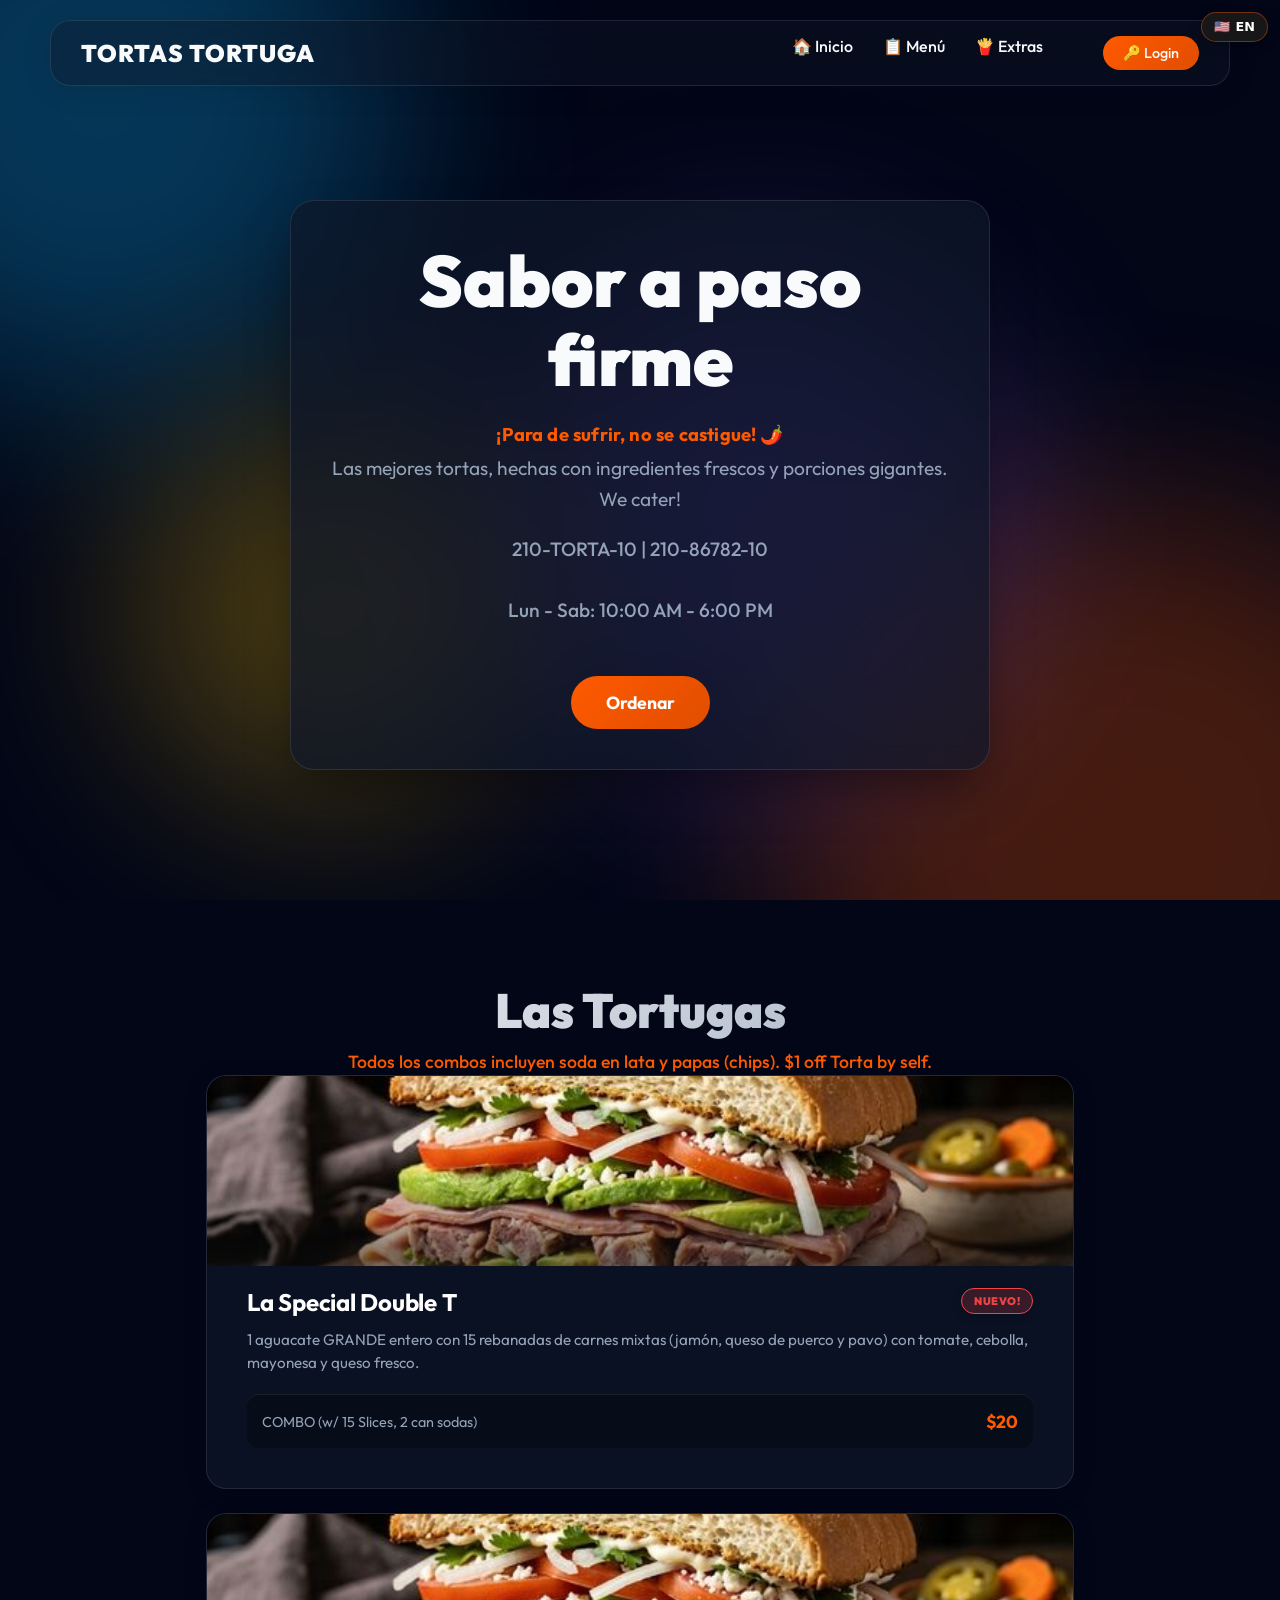
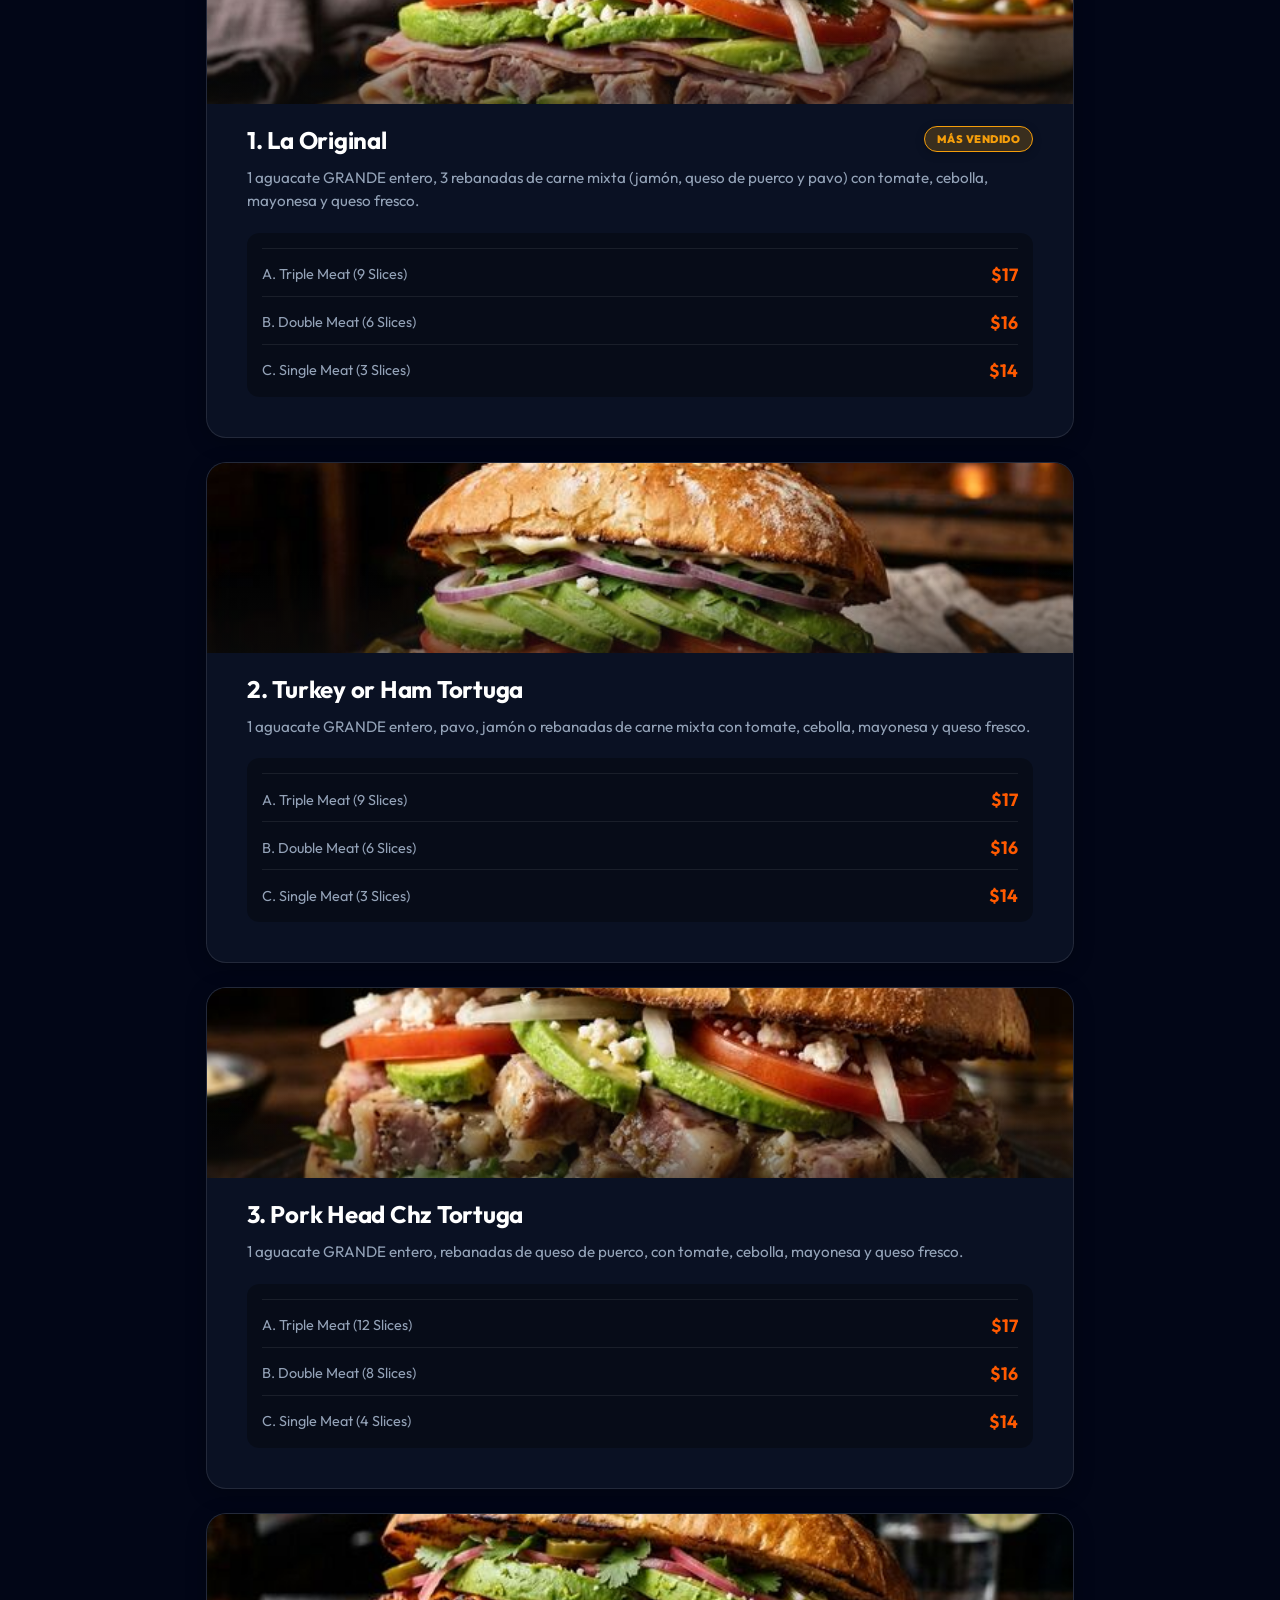
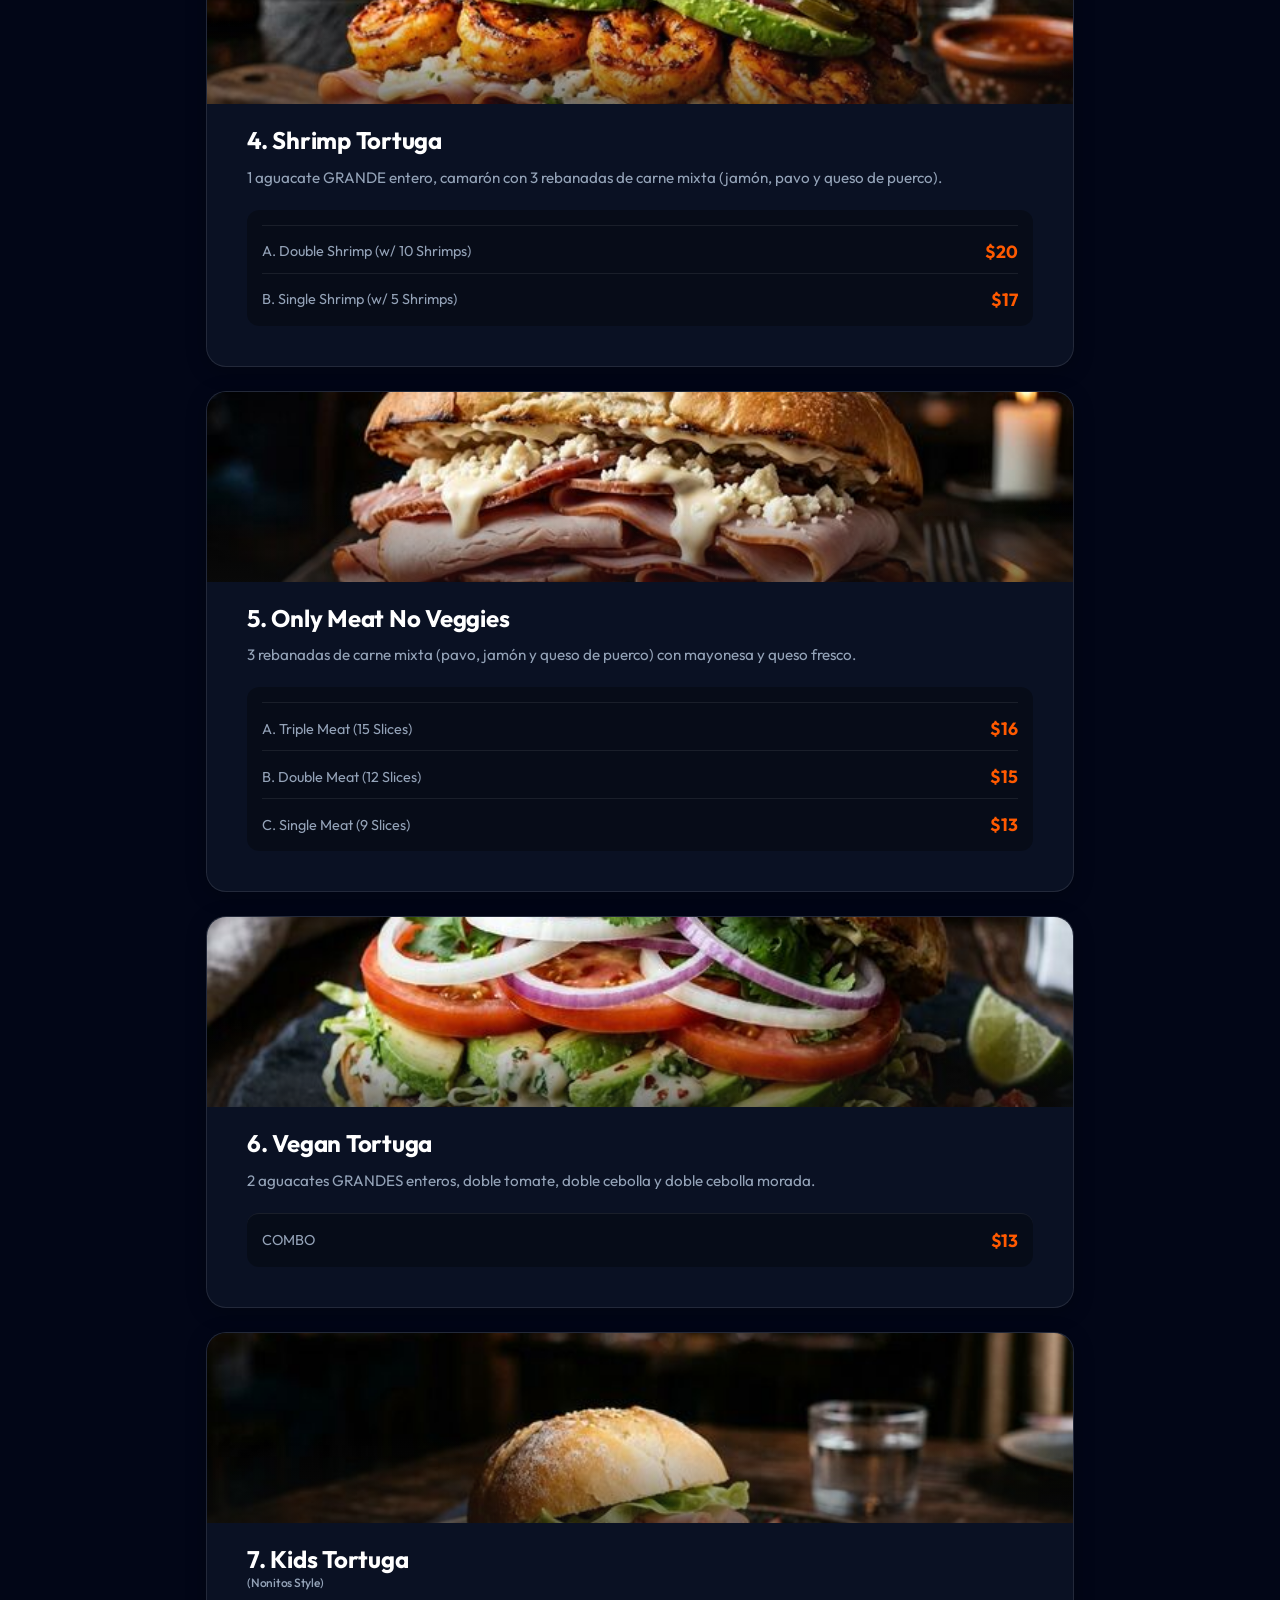
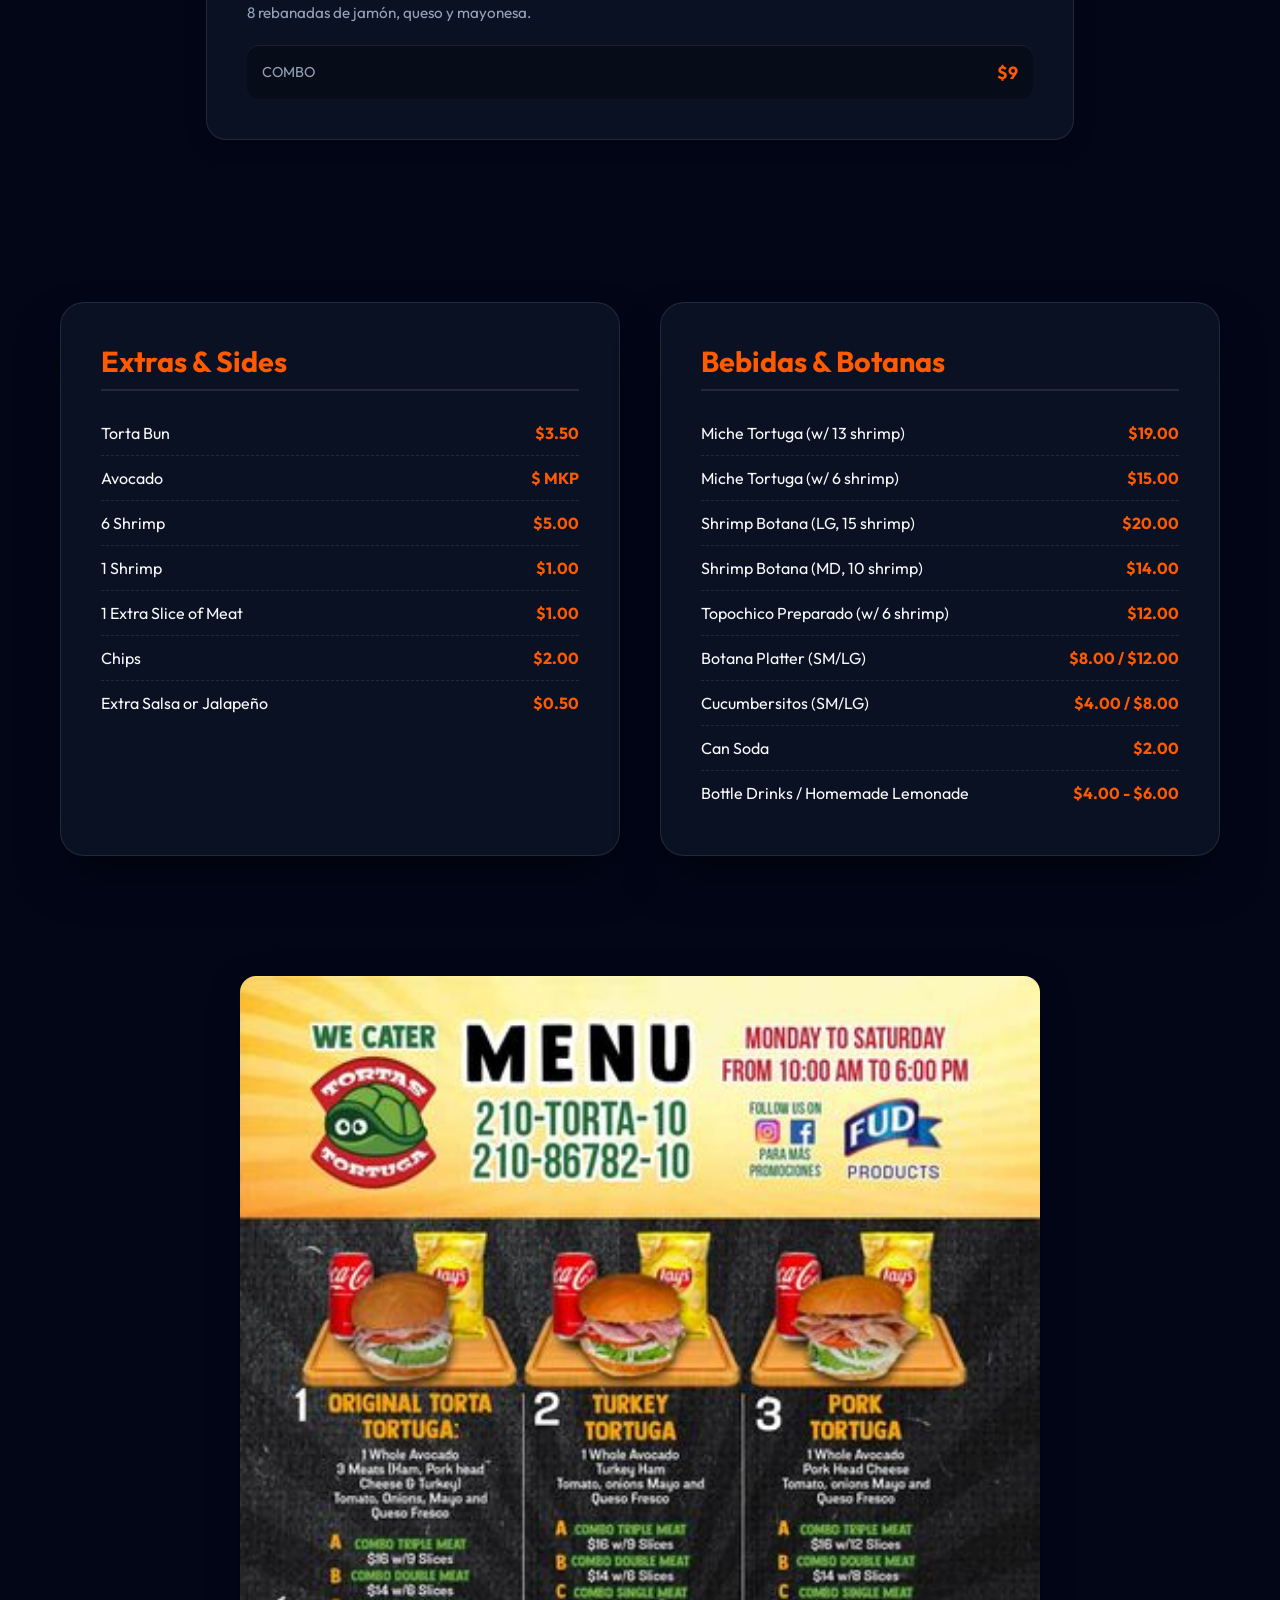
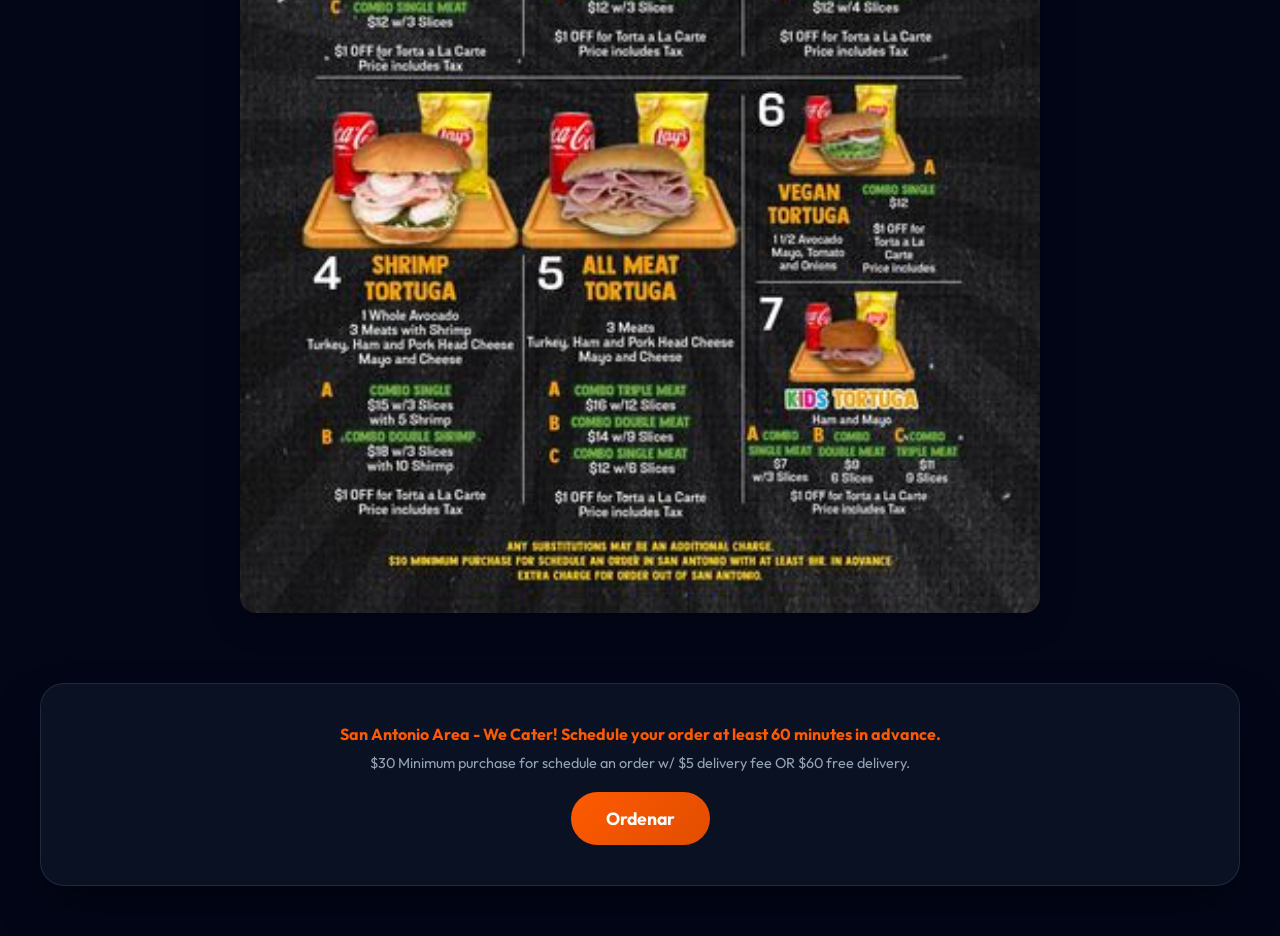
<file: index.html>
<!DOCTYPE html>
<html lang="es">
<head>
    <meta http-equiv="Cache-Control" content="no-cache, no-store, must-revalidate">
    <meta http-equiv="Pragma" content="no-cache">
    <meta http-equiv="Expires" content="0">
    <meta charset="UTF-8">
<link rel="dns-prefetch" href="//firestore.googleapis.com">
<link rel="preconnect" href="https://www.gstatic.com">
    <meta name="viewport" content="width=device-width, initial-scale=1.0">
    <title>Tortas Tortuga - San Antonio</title>
    <meta name="description" content="Las mejores tortas de San Antonio, Texas. Menú, precios y pedidos por WhatsApp.">
    <link rel="manifest" href="manifest.json">
    <link rel="icon" type="image/x-icon" href="/tortastortugav9/favicon.ico">
<link rel="apple-touch-icon" href="/tortastortugav9/apple-touch-icon.png">
<meta name="theme-color" content="#FF5A00">
    <meta name="mobile-web-app-capable" content="yes">
<meta name="apple-mobile-web-app-capable" content="yes">
    <link rel="apple-touch-icon" href="icons/icon-apple.png">
    <link href="https://fonts.googleapis.com/css2?family=Outfit:wght@300;400;500;700;900&display=swap" rel="stylesheet">
    <link rel="stylesheet" href="css/style.css?v=1787193878">

<style id="ios-compat">
/* ── Compatibilidad iOS / Safari ── */
/* Evitar zoom automático al enfocar inputs (iOS hace zoom si font-size < 16px) */
@supports (-webkit-touch-callout: none) {
  input, select, textarea { font-size: 16px !important; }
}
/* Respetar el notch y áreas seguras del iPhone */
body { padding-left: env(safe-area-inset-left); padding-right: env(safe-area-inset-right); }
/* Momentum scroll suave en iOS */
* { -webkit-overflow-scrolling: touch; }
/* Evitar resaltado azul al tocar botones en iOS */
button, a, .btn-primary, .hbtn, .mp-btn { -webkit-tap-highlight-color: transparent; }
/* Evitar que iOS ajuste el tamaño del texto al rotar */
html { -webkit-text-size-adjust: 100%; }
</style>
</head>
<body>
    <div class="background-shapes">
        <div class="shape shape-1"></div>
        <div class="shape shape-2"></div>
        <div class="shape shape-3"></div>
        <div class="shape shape-4"></div>
    </div>

    <header>
        <nav class="glass-nav">
            <div class="logo">Tortas Tortuga</div>

            <!-- Boton hamburguesa (solo movil) -->
            <button class="hamburger" id="hamburger-btn" onclick="toggleMenu()" aria-label="Menú">
                <span></span>
                <span></span>
                <span></span>
            </button>

            <ul class="nav-links" id="nav-links">
                <li class="nav-panel-header">
                    <span class="nav-panel-logo"><span class="emoji">🐢</span> Tortas Tortuga</span>
                    <button class="nav-cerrar" onclick="cerrarMenu()" aria-label="Cerrar menú">✕</button>
                </li>
                <li><a href="#home" onclick="cerrarMenu()" data-i18n="nav.inicio">🏠 Inicio</a></li>
                <li><a href="#menu" onclick="cerrarMenu()" data-i18n="nav.menu">📋 Menú</a></li>
                <li><a href="#sides" onclick="cerrarMenu()" data-i18n="nav.extras">🍟 Extras</a></li>
                <li class="nav-sep"></li>
                <li><a href="pages/bienvenida.html" id="nav-login-link" class="cta-button" style="padding: 8px 20px; font-size: 0.9rem;">🔑 <span id="nav-login-text">Login</span></a></li>
            </ul>

            <!-- Fondo oscuro al abrir menu -->
            <div class="nav-overlay" id="nav-overlay" onclick="cerrarMenu()"></div>
        </nav>
    </header>

    <main>
        <section id="home" class="hero">
            <div class="hero-content glass-panel">
                <h1 data-i18n="hero.titulo">Sabor a paso firme</h1>
                <p class="hero-slogan" style="font-size:1.15rem;font-weight:700;color:#FF5A00;
                   margin-bottom:.25rem;letter-spacing:.01em;">
                   <span data-i18n="hero.eslogan">¡Para de sufrir, no se castigue! 🌶️</span>
                </p>
                <p data-i18n="hero.desc">Las mejores tortas, hechas con ingredientes frescos y porciones gigantes. We cater!</p>
                <div class="contact-info">
                    <p> 210-TORTA-10 | 210-86782-10</p>
                    <p data-i18n="hero.horario"> Lun - Sab: 10:00 AM - 6:00 PM</p>
                </div>
                <a href="pages/bienvenida.html" class="cta-button" data-i18n="hero.ordenar">Ordenar</a>
            </div>
        </section>

        <section id="menu" class="menu-section">
            <div class="container">
                <div class="section-title">
                    <h2 data-i18n="sec.tortugas">Las Tortugas</h2>
                    <p data-i18n="menu.combos_incluyen">Todos los combos incluyen soda en lata y papas (chips). $1 off Torta by self.</p>
                </div>

                <div class="menu-grid">
                    <div class="menu-item glass-panel">
                        <div class="item-img"><img src="img/torta-original.png" alt="La Special Double T" loading="lazy"></div>
                        <div class="item-header">
                            <h3>La Special Double T</h3>
                            <span class="badge new" data-i18n="badge.nuevo">NUEVO!</span>
                        </div>
                        <p class="desc" data-i18n="prod.double_t.desc">1 whole BIG avocado with 15 slices of mix meats (ham, pork head cheese & turkey) with tomato, onions, mayo and queso fresco.</p>
                        <div class="price-row">
                            <span>COMBO (w/ 15 Slices, 2 can sodas)</span>
                            <strong>$20</strong>
                        </div>
                    </div>

                    <div class="menu-item glass-panel">
                        <div class="item-img"><img src="img/torta-original.png" alt="1. La Original" loading="lazy"></div>
                        <div class="item-header">
                            <h3>1. La Original</h3>
                            <span class="badge best" data-i18n="badge.bestseller">BEST SELLER</span>
                        </div>
                        <p class="desc" data-i18n="prod.original.desc">1 whole BIG avocado, 3 mix meat slices (ham, pork head cheese & turkey) with tomato, onions, mayo and queso fresco.</p>
                        <div class="combo-options">
                            <div class="combo-row"><span>A. Triple Meat (9 Slices)</span> <strong>$17</strong></div>
                            <div class="combo-row"><span>B. Double Meat (6 Slices)</span> <strong>$16</strong></div>
                            <div class="combo-row"><span>C. Single Meat (3 Slices)</span> <strong>$14</strong></div>
                        </div>
                    </div>

                    <div class="menu-item glass-panel">
                        <div class="item-img"><img src="img/torta-turkey.png" alt="2. Turkey or Ham Tortuga" loading="lazy"></div>
                        <div class="item-header">
                            <h3>2. Turkey or Ham Tortuga</h3>
                        </div>
                        <p class="desc" data-i18n="prod.turkey_ham.desc">1 whole BIG avocado, turkey, ham or mix meat slices with tomato, onions, mayo and queso fresco.</p>
                        <div class="combo-options">
                            <div class="combo-row"><span>A. Triple Meat (9 Slices)</span> <strong>$17</strong></div>
                            <div class="combo-row"><span>B. Double Meat (6 Slices)</span> <strong>$16</strong></div>
                            <div class="combo-row"><span>C. Single Meat (3 Slices)</span> <strong>$14</strong></div>
                        </div>
                    </div>

                    <div class="menu-item glass-panel">
                        <div class="item-img"><img src="img/torta-pork.png" alt="3. Pork Head Chz Tortuga" loading="lazy"></div>
                        <div class="item-header">
                            <h3>3. Pork Head Chz Tortuga</h3>
                        </div>
                        <p class="desc" data-i18n="prod.pork.desc">1 whole BIG avocado, pork head cheese meat slices, with tomato, onions, mayo and queso fresco.</p>
                        <div class="combo-options">
                            <div class="combo-row"><span>A. Triple Meat (12 Slices)</span> <strong>$17</strong></div>
                            <div class="combo-row"><span>B. Double Meat (8 Slices)</span> <strong>$16</strong></div>
                            <div class="combo-row"><span>C. Single Meat (4 Slices)</span> <strong>$14</strong></div>
                        </div>
                    </div>

                    <div class="menu-item glass-panel">
                        <div class="item-img"><img src="img/torta-shrimp.png" alt="4. Shrimp Tortuga" loading="lazy"></div>
                        <div class="item-header">
                            <h3>4. Shrimp Tortuga</h3>
                        </div>
                        <p class="desc" data-i18n="prod.shrimp.desc">1 whole BIG avocado, shrimp with 3 mix meat slices (ham, turkey & pork head cheese), tomato, red onions, mayo and queso fresco.</p>
                        <div class="combo-options">
                            <div class="combo-row"><span>A. Double Shrimp (w/ 10 Shrimps)</span> <strong>$20</strong></div>
                            <div class="combo-row"><span>B. Single Shrimp (w/ 5 Shrimps)</span> <strong>$17</strong></div>
                        </div>
                    </div>

                    <div class="menu-item glass-panel">
                        <div class="item-img"><img src="img/torta-allmeat.png" alt="5. Only Meat No Veggies" loading="lazy"></div>
                        <div class="item-header">
                            <h3>5. Only Meat No Veggies</h3>
                        </div>
                        <p class="desc" data-i18n="prod.only_meat.desc">3 mix meat slices (turkey, ham and pork head cheese) with mayo and queso fresco.</p>
                        <div class="combo-options">
                            <div class="combo-row"><span>A. Triple Meat (15 Slices)</span> <strong>$16</strong></div>
                            <div class="combo-row"><span>B. Double Meat (12 Slices)</span> <strong>$15</strong></div>
                            <div class="combo-row"><span>C. Single Meat (9 Slices)</span> <strong>$13</strong></div>
                        </div>
                    </div>

                    <div class="menu-item glass-panel">
                        <div class="item-img"><img src="img/torta-vegan.png" alt="6. Vegan Tortuga" loading="lazy"></div>
                        <div class="item-header">
                            <h3>6. Vegan Tortuga</h3>
                        </div>
                        <p class="desc" data-i18n="prod.vegan.desc">2 whole BIG avocados, double tomatoes, double onions and double red onions w/ mayo.</p>
                        <div class="price-row">
                            <span>COMBO</span>
                            <strong>$13</strong>
                        </div>
                    </div>

                    <div class="menu-item glass-panel">
                        <div class="item-img"><img src="img/torta-kids.png" alt="Kids Tortuga" loading="lazy"></div>
                        <div class="item-header">
                            <h3>7. Kids Tortuga <small>(Nonitos Style)</small></h3>
                        </div>
                        <p class="desc" data-i18n="prod.kids.desc">8 ham slices, cheese and mayo.</p>
                        <div class="price-row">
                            <span>COMBO</span>
                            <strong>$9</strong>
                        </div>
                    </div>
                </div>
            </div>
        </section>

        <section id="sides" class="sides-section">
            <div class="container">
                <div class="sides-grid">
                    <div class="side-category glass-panel">
                        <h3 data-i18n="menu.extras_sides">Extras & Sides</h3>
                        <ul class="sides-list">
                            <li><span>Torta Bun</span> <span>$3.50</span></li>
                            <li><span>Avocado</span> <span>$ MKP</span></li>
                            <li><span>6 Shrimp</span> <span>$5.00</span></li>
                            <li><span>1 Shrimp</span> <span>$1.00</span></li>
                            <li><span>1 Extra Slice of Meat</span> <span>$1.00</span></li>
                            <li><span>Chips</span> <span>$2.00</span></li>
                            <li><span>Extra Salsa or Jalapeño</span> <span>$0.50</span></li>
                        </ul>
                    </div>

                    <div class="side-category glass-panel">
                        <h3 data-i18n="menu.bebidas_botanas">Bebidas & Botanas</h3>
                        <ul class="sides-list">
                            <li><span>Miche Tortuga (w/ 13 shrimp)</span> <span>$19.00</span></li>
                            <li><span>Miche Tortuga (w/ 6 shrimp)</span> <span>$15.00</span></li>
                            <li><span>Shrimp Botana (LG, 15 shrimp)</span> <span>$20.00</span></li>
                            <li><span>Shrimp Botana (MD, 10 shrimp)</span> <span>$14.00</span></li>
                            <li><span>Topochico Preparado (w/ 6 shrimp)</span> <span>$12.00</span></li>
                            <li><span>Botana Platter (SM/LG)</span> <span>$8.00 / $12.00</span></li>
                            <li><span>Cucumbersitos (SM/LG)</span> <span>$4.00 / $8.00</span></li>
                            <li><span>Can Soda</span> <span>$2.00</span></li>
                            <li><span>Bottle Drinks / Homemade Lemonade</span> <span>$4.00 - $6.00</span></li>
                        </ul>
                    </div>
                </div>
            </div>
        </section>

        <section>
            <div class="imgcontainer">
                <img src="img/menutortugas.jpg" alt="Menú Tortas Tortuga" loading="lazy">
            </div>
        </section>

        <footer class="glass-panel" style="margin: 50px auto; max-width: 1200px; text-align: center;">
            <p style="color: var(--primary); font-weight: bold; margin-bottom: 10px;">San Antonio Area - We Cater! Schedule your order at least 60 minutes in advance.</p>
            <p style="color: var(--text-muted); font-size: 0.9rem;">$30 Minimum purchase for schedule an order w/ $5 delivery fee OR $60 free delivery.</p>
            <div style="margin-top: 20px;">
                <a href="pages/bienvenida.html" class="cta-button" data-i18n="hero.ordenar">Ordenar</a>
            </div>
        </footer>
    </main>

    <script src="js/script.js"></script>

<!-- PWA Install Banner -->
<div id="pwa-banner" style="display:none;position:fixed;bottom:1rem;left:50%;transform:translateX(-50%);
     background:#1C1C1C;border:1px solid rgba(255,90,0,.4);border-radius:14px;
     padding:.75rem 1rem;display:none;align-items:center;gap:.75rem;
     z-index:9999;max-width:340px;width:90%;box-shadow:0 4px 20px rgba(0,0,0,.5);">
  <span style="font-size:1.5rem;">🐢</span>
  <div style="flex:1;">
    <div style="font-size:.82rem;font-weight:700;color:#fff;">Instalar Tortas Tortuga</div>
    <div style="font-size:.72rem;color:#888;">Acceso rápido desde tu pantalla</div>
  </div>
  <button id="pwa-install-btn"
    style="background:#FF5A00;border:none;color:#fff;border-radius:8px;
           padding:.35rem .75rem;font-family:inherit;font-size:.78rem;font-weight:700;cursor:pointer;">
    Instalar
  </button>
  <button onclick="document.getElementById('pwa-banner').style.display='none'"
    style="background:none;border:none;color:#888;cursor:pointer;font-size:1rem;padding:0;">✕</button>
</div>

<script>
let deferredPrompt;
window.addEventListener('beforeinstallprompt', function(e) {
    e.preventDefault();
    deferredPrompt = e;
    var banner = document.getElementById('pwa-banner');
    if (banner) banner.style.display = 'flex';
});

document.getElementById('pwa-install-btn')?.addEventListener('click', async function() {
    if (!deferredPrompt) return;
    deferredPrompt.prompt();
    var result = await deferredPrompt.userChoice;
    deferredPrompt = null;
    document.getElementById('pwa-banner').style.display = 'none';
});

window.addEventListener('appinstalled', function() {
    document.getElementById('pwa-banner').style.display = 'none';
});
</script>


<script src="js/tt-alert.js"></script>
<script src="js/perfil-barra.js?v=1787439078"></script>
<script>
// Mostrar el cajero/empleado/cliente activo en el boton de login (si hay sesion)
(function() {
    function actualizarLoginNav() {
        var sesion = window.TT_getSesion ? window.TT_getSesion() : null;
        var link = document.getElementById('nav-login-link');
        var txt = document.getElementById('nav-login-text');
        if (!link || !txt) return;

        if (sesion) {
            // Sesion activa (cliente, empleado o cajero): mostrar nombre y permitir cerrar sesion
            var primerNombre = sesion.nombre.split(' ')[0];
            txt.textContent = primerNombre;
            link.innerHTML = '👤 <span id="nav-login-text">' + primerNombre + '</span> · Salir';
            link.href = '#';
            link.onclick = function(e) {
                e.preventDefault();
                function _hacerLogout() {
                    ['tt_cliente_nombre','tt_cliente_telefono','tt_cliente_ts','tt_cliente_uid',
                     'tt_cajero_id','tt_cajero_nombre','tt_cajero_rol','tt_cajero_ts',
                     'tt_emp_id','tt_emp_pin','tt_emp_ts','tt_emp_docid','tt_emp_nombre','tt_emp_rol'
                    ].forEach(function(k){ sessionStorage.removeItem(k); localStorage.removeItem(k); });
                    location.reload();
                }
                var msg = '¿Cerrar sesión de ' + sesion.nombre + '?';
                if (window.ttConfirm) window.ttConfirm(msg).then(function(ok){ if (ok) _hacerLogout(); });
                else if (confirm(msg)) _hacerLogout();
            };
        }
    }
    if (document.readyState === 'loading') {
        document.addEventListener('DOMContentLoaded', actualizarLoginNav);
    } else {
        actualizarLoginNav();
    }
})();
</script>

<script>
// Registrar el service worker (network-first para HTML/JS/CSS)
if ('serviceWorker' in navigator) {
    navigator.serviceWorker.register('sw.js').then(function(reg) {
        // Forzar actualizacion inmediata
        reg.update();
    }).catch(function(){});
    // Recargar si el SW toma control (version nueva)
    var recargado = false;
    navigator.serviceWorker.addEventListener('controllerchange', function() {
        if (!recargado) { recargado = true; location.reload(); }
    });
}
</script>

<script>
// ── MENU HAMBURGUESA ──
window.toggleMenu = function() {
    var links = document.getElementById('nav-links');
    var btn = document.getElementById('hamburger-btn');
    var overlay = document.getElementById('nav-overlay');
    var abierto = links.classList.contains('abierto');
    if (abierto) { cerrarMenu(); }
    else {
        links.classList.add('abierto');
        btn.classList.add('activo');
        if (overlay) overlay.classList.add('visible');
        document.body.style.overflow = 'hidden';
    }
};
window.cerrarMenu = function() {
    var links = document.getElementById('nav-links');
    var btn = document.getElementById('hamburger-btn');
    var overlay = document.getElementById('nav-overlay');
    if (links) links.classList.remove('abierto');
    if (btn) btn.classList.remove('activo');
    if (overlay) overlay.classList.remove('visible');
    document.body.style.overflow = '';
};
// Cerrar con tecla Escape
document.addEventListener('keydown', function(e){ if (e.key === 'Escape') cerrarMenu(); });
</script>
<script src="js/idioma.js?v=1787110420"></script>

<script>
/* Si hay sesión activa, la barra compartida (perfil-barra.js?v=1787439078) ya da toda la
   navegación. Ocultamos la nav de la landing para no duplicar. */
(function() {
    function haySesion() {
        var ahora = Date.now();
        var V = 20 * 60 * 1000;
        var empTs = parseInt(sessionStorage.getItem('tt_emp_ts') || '0');
        var cajTs = parseInt(sessionStorage.getItem('tt_cajero_ts') || '0');
        var cliTs = parseInt(sessionStorage.getItem('tt_cliente_ts') || '0');
        if (sessionStorage.getItem('tt_emp_id') && (ahora - empTs < V)) return true;
        if (sessionStorage.getItem('tt_cajero_nombre') && (ahora - cajTs < V)) return true;
        if (sessionStorage.getItem('tt_cliente_nombre') && (ahora - cliTs < V)) return true;
        // localStorage persistente de empleado
        if (localStorage.getItem('tt_emp_id') || localStorage.getItem('tt_cajero_id')) return true;
        return false;
    }
    function ajustarNav() {
        if (haySesion()) {
            var nav = document.querySelector('.glass-nav');
            if (nav) nav.style.display = 'none';
        }
    }
    if (document.readyState === 'loading') {
        document.addEventListener('DOMContentLoaded', ajustarNav);
    } else {
        ajustarNav();
    }
    setTimeout(ajustarNav, 500);
})();
</script>
</body>
</html>
</file>
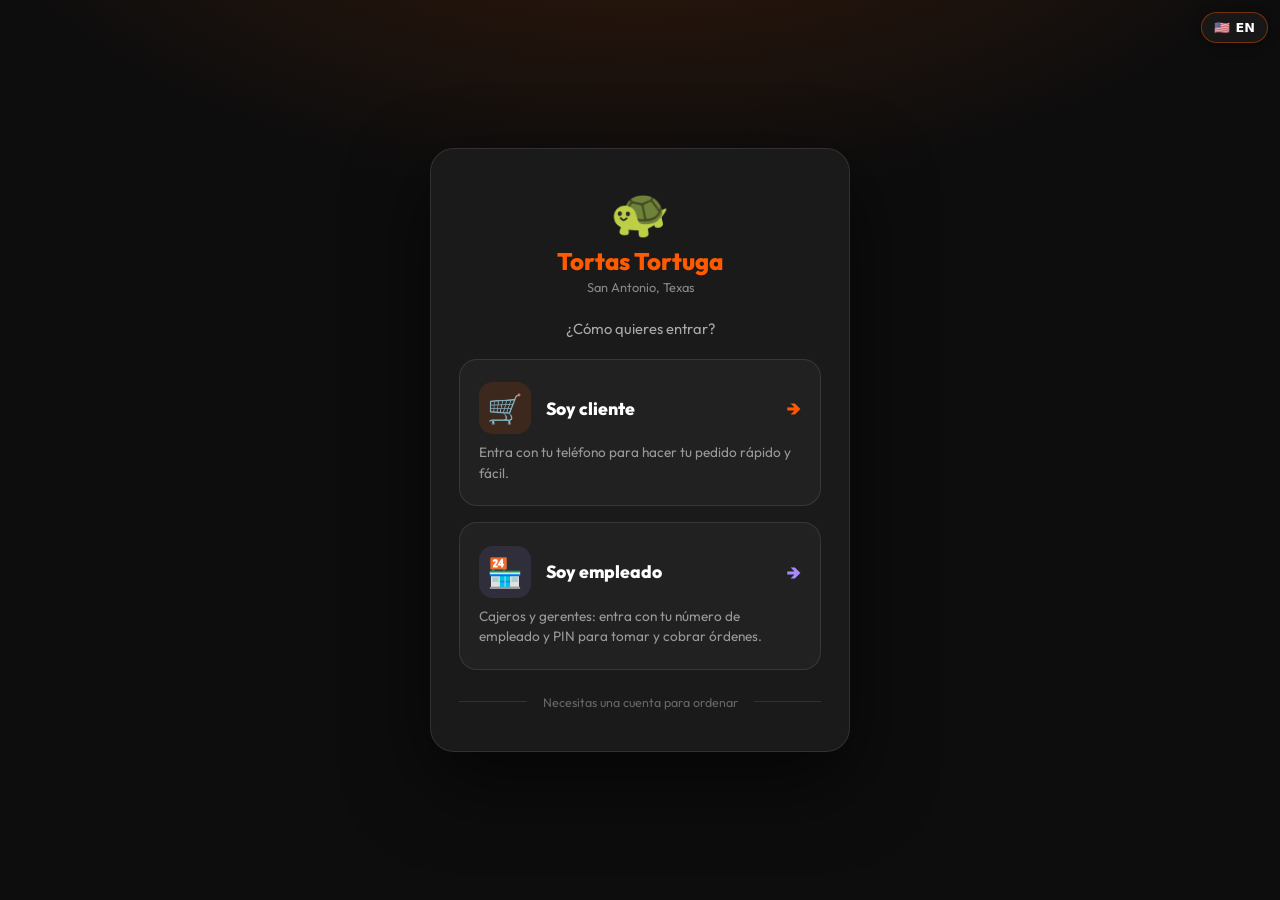
<file: pages/bienvenida.html>
<!DOCTYPE html>
<html lang="es">
<head>
<meta charset="UTF-8">
<meta name="viewport" content="width=device-width,initial-scale=1,maximum-scale=1">
<meta http-equiv="Cache-Control" content="no-cache, no-store, must-revalidate">
<title>Bienvenido - Tortas Tortuga</title>
<link rel="preconnect" href="https://fonts.googleapis.com">
<link href="https://fonts.googleapis.com/css2?family=Outfit:wght@400;600;700;800&display=swap" rel="stylesheet">
<link rel="stylesheet" href="../css/auth.css">
<style>
  .opciones { display:flex; flex-direction:column; gap:1rem; margin-top:.5rem; }
  .opcion-card {
    background: rgba(255,255,255,.03);
    border: 1.5px solid rgba(255,255,255,.1);
    border-radius: 18px;
    padding: 1.4rem 1.2rem;
    cursor: pointer;
    transition: all .2s;
    text-decoration: none;
    display: block;
  }
  .opcion-card:hover {
    border-color: var(--primary);
    background: rgba(255,90,0,.06);
    transform: translateY(-2px);
  }
  .opcion-card.empleado:hover {
    border-color: #A78BFA;
    background: rgba(167,139,250,.06);
  }
  .opcion-head { display:flex; align-items:center; gap:.9rem; margin-bottom:.5rem; }
  .opcion-emoji {
    font-size:1.8rem; width:52px; height:52px; flex-shrink:0;
    display:flex; align-items:center; justify-content:center;
    background:rgba(255,90,0,.12); border-radius:14px;
  }
  .opcion-card.empleado .opcion-emoji { background:rgba(167,139,250,.12); }
  .opcion-titulo { font-size:1.1rem; font-weight:800; color:#fff; }
  .opcion-desc { font-size:.85rem; color:#999; line-height:1.5; }
  .opcion-flecha { margin-left:auto; color:var(--primary); font-size:1.3rem; font-weight:800; }
  .opcion-card.empleado .opcion-flecha { color:#A78BFA; }
  .welcome-back {
    background: rgba(37,211,102,.08);
    border: 1px solid rgba(37,211,102,.3);
    border-radius: 14px; padding: 1rem 1.2rem; margin-bottom: 1.2rem;
    display: none;
  }
  .welcome-back .wb-nombre { font-weight:800; color:#25D366; font-size:1rem; }
  .welcome-back .wb-sub { font-size:.8rem; color:#999; margin-top:.2rem; }
  .divisor { text-align:center; margin:1.3rem 0 .5rem; position:relative; }
  .divisor span { background:var(--surface); padding:0 1rem; color:#666; font-size:.78rem; position:relative; z-index:1; }
  .divisor::before { content:''; position:absolute; top:50%; left:0; right:0; height:1px; background:rgba(255,255,255,.1); }
</style>

<style id="ios-compat">
/* ── Compatibilidad iOS / Safari ── */
/* Evitar zoom automático al enfocar inputs (iOS hace zoom si font-size < 16px) */
@supports (-webkit-touch-callout: none) {
  input, select, textarea { font-size: 16px !important; }
}
/* Respetar el notch y áreas seguras del iPhone */
body { padding-left: env(safe-area-inset-left); padding-right: env(safe-area-inset-right); }
/* Momentum scroll suave en iOS */
* { -webkit-overflow-scrolling: touch; }
/* Evitar resaltado azul al tocar botones en iOS */
button, a, .btn-primary, .hbtn, .mp-btn { -webkit-tap-highlight-color: transparent; }
/* Evitar que iOS ajuste el tamaño del texto al rotar */
html { -webkit-text-size-adjust: 100%; }
</style>
</head>
<body>

<div class="auth-bg">
    <div class="auth-card">

        <div class="auth-logo">
            <span class="logo-emoji">🐢</span>
            <h1 class="logo-text">Tortas Tortuga</h1>
            <p class="logo-sub" data-i18n="biz.sub">San Antonio, Texas</p>
        </div>

        <!-- Sesion activa (si la hay) -->
        <div class="welcome-back" id="welcome-back">
            <div class="wb-nombre" id="wb-nombre">Hola de nuevo!</div>
            <div class="wb-sub" id="wb-sub"></div>
            <a href="../ordenar.html" class="btn-primary" style="margin-top:.8rem;text-decoration:none;display:block;text-align:center;" data-i18n="biz.continuar">
                Continuar a ordenar →
            </a>
            <button onclick="cerrarSesion()" style="width:100%;margin-top:.5rem;background:none;border:none;color:#888;font-family:inherit;font-size:.82rem;cursor:pointer;padding:.4rem;" data-i18n="biz.cerrar_sesion">
                Cerrar sesión
            </button>
        </div>

        <p style="text-align:center;color:#aaa;font-size:.92rem;margin-bottom:1.3rem;" id="intro-text" data-i18n="biz.saludo">
            ¿Cómo quieres entrar?
        </p>

        <div class="opciones">
            <!-- CLIENTE -->
            <a href="entrar.html" class="opcion-card cliente">
                <div class="opcion-head">
                    <div class="opcion-emoji">🛒</div>
                    <div>
                        <div class="opcion-titulo" data-i18n="biz.cliente">Soy cliente</div>
                    </div>
                    <div class="opcion-flecha">→</div>
                </div>
                <div class="opcion-desc" data-i18n="biz.cliente_desc">Entra con tu teléfono para hacer tu pedido rápido y fácil.</div>
            </a>

            <!-- EMPLEADO / CAJERO -->
            <a href="empleados.html" class="opcion-card empleado">
                <div class="opcion-head">
                    <div class="opcion-emoji">🏪</div>
                    <div>
                        <div class="opcion-titulo" data-i18n="biz.empleado">Soy empleado</div>
                    </div>
                    <div class="opcion-flecha">→</div>
                </div>
                <div class="opcion-desc" data-i18n="biz.empleado_desc">Cajeros y gerentes: entra con tu número de empleado y PIN para tomar y cobrar órdenes.</div>
            </a>
        </div>

        <div class="divisor"><span>Necesitas una cuenta para ordenar</span></div>
    </div>
</div>

<script src="../js/tt-alert.js"></script>
<script src="../js/perfil-barra.js?v=1787439078"></script>
<script>
// Detectar sesion activa y mostrar bienvenida
(function() {
    var sesion = window.TT_getSesion ? window.TT_getSesion() : null;

    var wb = document.getElementById('welcome-back');
    var wbNom = document.getElementById('wb-nombre');
    var wbSub = document.getElementById('wb-sub');
    var intro = document.getElementById('intro-text');

    if (!sesion) return;

    // CLIENTE con sesión activa: ir DIRECTO al menú (no volver a pedir login)
    if (sesion.tipo === 'cliente') {
        window.location.replace('../ordenar.html');
        return;
    }

    if (sesion.tipo === 'empleado') {
        wbNom.textContent = 'Hola, ' + sesion.nombre.split(' ')[0] + '!';
        wbSub.textContent = 'Sesión de ' + (sesion.rol || 'empleado') + ' activa';
    } else {
        wbNom.textContent = 'Hola, ' + sesion.nombre.split(' ')[0] + '!';
        wbSub.textContent = 'Listo para hacer tu pedido';
    }
    wb.style.display = 'block';
    if (intro) intro.textContent = 'O entra con otra cuenta:';
})();

window.cerrarSesion = function() {
    ['tt_cliente_nombre','tt_cliente_telefono','tt_cliente_ts','tt_cliente_uid',
     'tt_cajero_id','tt_cajero_nombre','tt_cajero_rol','tt_cajero_ts',
     'tt_emp_id','tt_emp_pin','tt_emp_ts','tt_emp_docid','tt_emp_nombre','tt_emp_rol'].forEach(function(k){
        sessionStorage.removeItem(k);
    });
    location.reload();
};
</script>
<script src="../js/idioma.js?v=1787110633"></script>
</body>
</html>
</file>
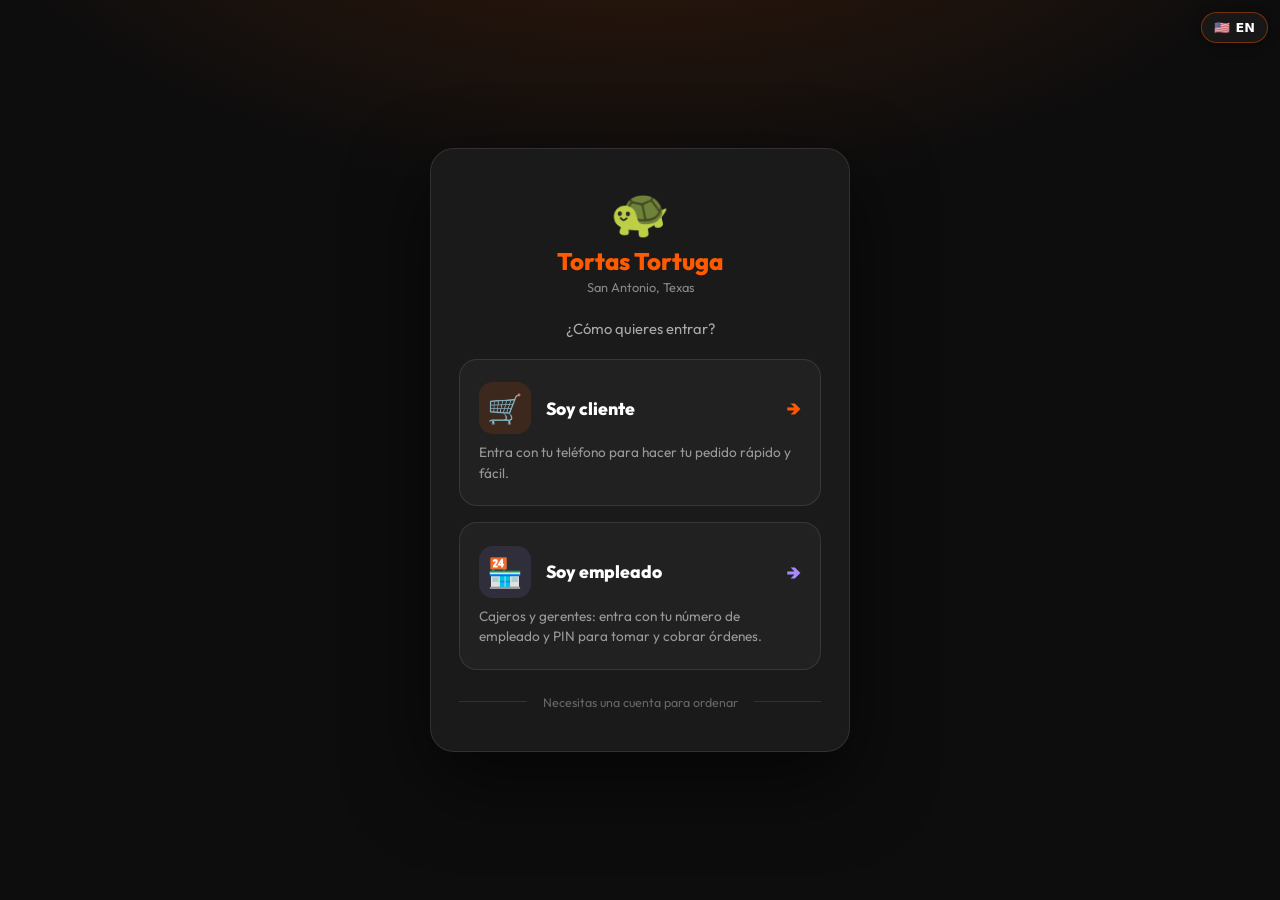
<file: pages/cocina.html>
<!DOCTYPE html>
<html lang="es">
<head>
<meta charset="UTF-8">
<meta name="mobile-web-app-capable" content="yes">
<meta name="apple-mobile-web-app-capable" content="yes">
<meta name="viewport" content="width=device-width, initial-scale=1.0, viewport-fit=cover">
<title>🧑‍🍳 Cocina — Tortas Tortuga</title>
<link rel="icon" href="../favicon.ico">
<script>
// ── ACCESO SOLO STAFF ─────────────────────────────────────────
// Si quien entra es un cliente (no empleado/cajero), lo mandamos a la
// vista de solo lectura de su propio pedido, no a este tablero completo.
(function() {
    function leer(k){ return localStorage.getItem(k) || sessionStorage.getItem(k); }
    var empId = leer('tt_emp_id');
    var cajNombre = leer('tt_cajero_nombre');

    // Basta con tener una sesión de staff activa (ya no expira por tiempo;
    // se cierra al tocar "Salir" en el portal de empleados).
    var esStaff = !!empId || !!cajNombre;

    if (!esStaff) {
        window.location.replace('mi-pedido.html');
    }
})();
</script>
<style>
:root {
  --bg:#0D0D0D; --surface:#1A1A1A; --surface2:#222;
  --border:rgba(255,255,255,.1); --text:#fff; --muted:#888;
  --orange:#FF5A00; --blue:#3B82F6; --green:#25D366;
  --yellow:#FBB724; --red:#FF4444; --purple:#A78BFA;
}
*{box-sizing:border-box;margin:0;padding:0;}
body{background:var(--bg);color:var(--text);font-family:'Inter','Segoe UI',sans-serif;min-height:100vh;}

/* Header */
.header{background:#111;border-bottom:2px solid var(--orange);padding:.7rem 1rem;
  display:flex;align-items:center;justify-content:space-between;
  position:sticky;top:0;z-index:100;gap:.5rem;flex-wrap:wrap;}
.logo{font-size:1rem;font-weight:900;color:var(--orange);}
.stats{display:flex;gap:.75rem;}
.stat{text-align:center;}
.stat-val{font-size:1.3rem;font-weight:900;}
.stat-lbl{font-size:.6rem;color:var(--muted);text-transform:uppercase;}
.header-btns{display:flex;gap:.4rem;align-items:center;}
.hbtn{background:rgba(255,255,255,.06);border:1px solid var(--border);
  color:var(--muted);border-radius:8px;padding:.3rem .65rem;
  font-family:inherit;font-size:.75rem;cursor:pointer;}

/* Alert */
#alert-banner{display:none;background:linear-gradient(135deg,var(--orange),#FF8800);
  color:#fff;text-align:center;padding:.65rem;font-size:1rem;font-weight:800;
  animation:pulse 1s infinite;}
@keyframes pulse{0%,100%{opacity:1}50%{opacity:.6}}

/* Tabs */
.tabs{display:flex;gap:0;background:#111;border-bottom:1px solid var(--border);}
.tab{flex:1;padding:.6rem;text-align:center;font-size:.82rem;font-weight:700;
  cursor:pointer;color:var(--muted);border-bottom:2px solid transparent;transition:.15s;}
.tab.active{color:var(--orange);border-bottom-color:var(--orange);}

/* Grid */
.grid{display:grid;grid-template-columns:repeat(auto-fill,minmax(330px,1fr));
  gap:.85rem;padding:.85rem;}

/* Card */
.kcard{background:var(--surface);border:2px solid #333;border-radius:14px;overflow:hidden;animation:fadeIn .3s;}
@keyframes fadeIn{from{opacity:0;transform:translateY(-8px)}to{opacity:1;transform:translateY(0)}}
.kcard.nuevo  {border-color:var(--orange);box-shadow:0 0 18px rgba(255,90,0,.25);}
.kcard.prep   {border-color:var(--blue);}
.kcard.listo  {border-color:var(--green);}
.kcard.entregado{border-color:#333;opacity:.75;}

.kcard-head{padding:.6rem .9rem;display:flex;align-items:center;justify-content:space-between;}
.kcard.nuevo   .kcard-head{background:rgba(255,90,0,.18);}
.kcard.prep    .kcard-head{background:rgba(59,130,246,.18);}
.kcard.listo   .kcard-head{background:rgba(37,211,102,.12);}
.kcard.entregado .kcard-head{background:rgba(255,255,255,.04);}

.kticket{font-size:1.5rem;font-weight:900;color:var(--yellow);}
.kcliente{font-size:1.15rem;color:var(--text);font-weight:800;margin-top:.15rem;}
.ktimer{font-size:1.1rem;font-weight:800;padding:.3rem .7rem;border-radius:20px;background:rgba(0,0,0,.35);}
.ktimer.ok    {color:var(--green);}
.ktimer.warn  {color:var(--yellow);}
.ktimer.late  {color:var(--red);animation:pulse .8s infinite;}

.kcard-items{padding:.75rem 1rem;border-top:1px solid var(--border);}
.kitem{padding:.5rem 0;border-bottom:1px solid rgba(255,255,255,.05);font-size:1.15rem;}
.kitem:last-child{border-bottom:none;}
.kitem-name{color:var(--text);font-weight:700;line-height:1.3;}
.kitem-mods{font-size:1rem;color:var(--yellow);margin-top:.2rem;font-weight:700;}

.kcard-actions{padding:.7rem 1rem;display:flex;gap:.5rem;border-top:1px solid var(--border);align-items:stretch;}
.kbtn{flex:1;padding:.7rem;border-radius:8px;border:none;font-family:inherit;
  font-size:1rem;font-weight:800;cursor:pointer;transition:.15s;}
.kbtn-cook  {background:rgba(59,130,246,.2);border:1px solid rgba(59,130,246,.5);color:var(--blue);}
.kbtn-ready {background:rgba(37,211,102,.2);border:1px solid rgba(37,211,102,.5);color:var(--green);}
.kbtn-done  {background:rgba(255,255,255,.06);border:1px solid var(--border);color:var(--muted);}
.kbtn-edit  {background:rgba(167,139,250,.15);border:1px solid rgba(167,139,250,.4);color:var(--purple);}
.kbtn-max   {flex:0 0 auto;background:rgba(255,255,255,.06);border:1px solid var(--border);color:var(--muted);
  padding:.7rem .85rem;font-size:1.05rem;border-radius:8px;cursor:pointer;}

/* ═══ MODO COMPACTO (minimizar para ver más órdenes) ═══ */
body.compacto .grid{grid-template-columns:repeat(auto-fill,minmax(200px,1fr));gap:.6rem;padding:.6rem;}
body.compacto .kticket{font-size:1.1rem;}
body.compacto .kcliente{font-size:.85rem;}
body.compacto .ktimer{font-size:.85rem;padding:.2rem .5rem;}
body.compacto .kitem{font-size:.85rem;padding:.3rem 0;}
body.compacto .kitem-mods{font-size:.75rem;}
body.compacto .kbtn{font-size:.8rem;padding:.5rem;}
body.compacto .kcard-items{padding:.5rem .7rem;}

/* ═══ TARJETA MAXIMIZADA (una orden a pantalla completa) ═══ */
#max-overlay{position:fixed;inset:0;background:rgba(0,0,0,.92);z-index:9500;
  display:none;align-items:center;justify-content:center;padding:1.5rem;}
#max-overlay.open{display:flex;}
#max-overlay .kcard{width:100%;max-width:600px;max-height:92vh;overflow-y:auto;border-width:3px;}
#max-overlay .kticket{font-size:2.4rem;}
#max-overlay .kcliente{font-size:1.7rem;}
#max-overlay .ktimer{font-size:1.6rem;padding:.4rem 1rem;}
#max-overlay .kitem{font-size:1.7rem;padding:.7rem 0;}
#max-overlay .kitem-mods{font-size:1.35rem;}
#max-overlay .kcard-head{padding:1rem 1.3rem;}
#max-overlay .kcard-items{padding:1rem 1.3rem;}
#max-close{position:absolute;top:1rem;right:1rem;background:rgba(255,255,255,.1);
  border:1px solid var(--border);color:#fff;border-radius:10px;padding:.6rem 1rem;
  font-size:1.1rem;font-weight:800;cursor:pointer;font-family:inherit;z-index:9600;}

/* Empty */
.empty{text-align:center;padding:3.5rem;color:#333;grid-column:1/-1;}
.empty-ico{font-size:3rem;}
.empty-lbl{font-size:.9rem;color:#444;margin-top:.5rem;}

/* ═══ MODAL EDITOR ═══ */
.modal-ov{position:fixed;inset:0;background:rgba(0,0,0,.9);z-index:9000;
  display:none;align-items:flex-end;justify-content:center;}
.modal-ov.open{display:flex;}
.modal{background:#1C1C1C;border:1px solid rgba(255,255,255,.12);
  border-radius:20px 20px 0 0;width:100%;max-width:560px;
  max-height:90vh;display:flex;flex-direction:column;}
.modal-handle{width:32px;height:4px;background:rgba(255,255,255,.15);
  border-radius:4px;margin:.8rem auto .4rem;flex-shrink:0;}
.modal-head{padding:.5rem 1rem .75rem;display:flex;justify-content:space-between;align-items:center;flex-shrink:0;}
.modal-title{font-size:.95rem;font-weight:800;color:var(--orange);}
.modal-close{background:none;border:1px solid var(--border);color:var(--muted);
  border-radius:8px;padding:.25rem .6rem;cursor:pointer;font-size:.85rem;}
.modal-body{flex:1;overflow-y:auto;padding:0 1rem 1rem;-webkit-overflow-scrolling:touch;}

/* Editor items */
.edit-item{background:var(--surface2);border:1px solid var(--border);
  border-radius:10px;padding:.7rem;margin-bottom:.5rem;}
.edit-item-header{display:flex;justify-content:space-between;align-items:center;margin-bottom:.4rem;}
.edit-item-name{font-size:.85rem;font-weight:700;color:var(--text);}
.edit-item-precio{font-size:.85rem;color:var(--green);font-weight:700;}
.edit-mods-input{width:100%;background:#111;border:1px solid var(--border);
  color:var(--text);border-radius:8px;padding:.4rem .65rem;
  font-family:inherit;font-size:.78rem;margin-top:.3rem;}
.edit-item-del{background:rgba(255,68,68,.15);border:1px solid rgba(255,68,68,.3);
  color:var(--red);border-radius:6px;padding:.2rem .5rem;
  font-size:.75rem;cursor:pointer;font-family:inherit;}

/* Add item section */
.add-section{background:rgba(167,139,250,.08);border:1px solid rgba(167,139,250,.2);
  border-radius:10px;padding:.75rem;margin-top:.5rem;}
.add-section-title{font-size:.78rem;color:var(--purple);font-weight:700;margin-bottom:.5rem;}
.add-row{display:flex;gap:.4rem;}
.add-input{flex:1;background:#111;border:1px solid var(--border);color:var(--text);
  border-radius:8px;padding:.4rem .65rem;font-family:inherit;font-size:.78rem;}
.add-btn{background:rgba(167,139,250,.2);border:1px solid rgba(167,139,250,.4);
  color:var(--purple);border-radius:8px;padding:.4rem .75rem;
  font-family:inherit;font-size:.78rem;font-weight:700;cursor:pointer;white-space:nowrap;}

/* Status buttons in editor */
.status-grid{display:grid;grid-template-columns:repeat(2,1fr);gap:.4rem;margin:.65rem 0;}
.status-opt{padding:.55rem;border-radius:8px;border:1.5px solid var(--border);
  color:var(--muted);font-family:inherit;font-size:.78rem;font-weight:700;
  cursor:pointer;text-align:center;transition:.15s;}
.status-opt.selected{border-color:var(--orange);color:var(--orange);background:rgba(255,90,0,.1);}

/* Save btn */
.save-btn{width:100%;padding:.82rem;background:linear-gradient(135deg,var(--orange),#FF8800);
  color:#fff;border:none;border-radius:11px;font-family:inherit;
  font-size:.92rem;font-weight:800;cursor:pointer;margin-top:.65rem;}
.cancel-btn{width:100%;padding:.68rem;background:transparent;
  border:1px solid var(--border);color:var(--muted);
  border-radius:11px;font-family:inherit;font-size:.85rem;cursor:pointer;margin-top:.4rem;}
</style>

<style id="ios-compat">
/* ── Compatibilidad iOS / Safari ── */
/* Evitar zoom automático al enfocar inputs (iOS hace zoom si font-size < 16px) */
@supports (-webkit-touch-callout: none) {
  input, select, textarea { font-size: 16px !important; }
}
/* Respetar el notch y áreas seguras del iPhone */
body { padding-left: env(safe-area-inset-left); padding-right: env(safe-area-inset-right); }
/* Momentum scroll suave en iOS */
* { -webkit-overflow-scrolling: touch; }
/* Evitar resaltado azul al tocar botones en iOS */
button, a, .btn-primary, .hbtn, .mp-btn { -webkit-tap-highlight-color: transparent; }
/* Evitar que iOS ajuste el tamaño del texto al rotar */
html { -webkit-text-size-adjust: 100%; }
</style>
</head>
<body>

<div id="alert-banner">🔔 ¡NUEVA ORDEN!</div>

<!-- Header -->
<div class="header">
  <div class="logo">🐢 Cocina <span id="mi-tortumovil" style="font-size:.7rem;color:#25D366;font-weight:700;"></span></div>
  <div class="stats">
    <div class="stat"><div class="stat-val" id="cnt-n" style="color:var(--orange)">0</div><div class="stat-lbl">Nuevas</div></div>
    <div class="stat"><div class="stat-val" id="cnt-p" style="color:var(--blue)">0</div><div class="stat-lbl">Cocina</div></div>
    <div class="stat"><div class="stat-val" id="cnt-l" style="color:var(--green)">0</div><div class="stat-lbl">Listos</div></div>
    <div class="stat"><div class="stat-val" id="cnt-e" style="color:var(--muted)">0</div><div class="stat-lbl">Entregados</div></div>
    <div class="stat"><div class="stat-val" id="cnt-prom" style="color:#25D366">—</div><div class="stat-lbl">Prom. cocina</div></div>
  </div>
  <div class="header-btns">
    <button class="hbtn" onclick="window.location.href='../ordenar.html'" style="background:rgba(255,90,0,.2);border-color:rgba(255,90,0,.5);color:#FF5A00;">🏪 Tienda</button>
    <button class="hbtn" onclick="window.location.href='admin.html'" style="background:rgba(59,130,246,.15);border-color:rgba(59,130,246,.4);color:#3B82F6;">⚙️ Admin</button>
    <button class="hbtn" id="compact-btn" onclick="toggleCompacto()">🔎 Compactar</button>
    <button class="hbtn" id="sound-btn" onclick="toggleSound()">🔊 ON</button>
    <span id="clock" style="font-size:.75rem;color:var(--muted);"></span>
  </div>
</div>

<!-- Selector de empleado (debajo de los botones, arriba del contenido) -->
<div style="display:flex;justify-content:center;padding:.6rem 1rem;background:rgba(0,0,0,.2);">
  <select id="filtro-empleado" onchange="cambiarFiltroEmpleado()" style="background:rgba(255,255,255,.08);border:1px solid rgba(255,255,255,.25);color:#fff;border-radius:10px;padding:.6rem 1.2rem;font-family:inherit;font-size:.95rem;font-weight:700;cursor:pointer;min-width:240px;text-align:center;">
    <option value="">👥 Todos los empleados</option>
  </select>
</div>

<!-- Tabs -->
<div class="tabs">
  <div class="tab active" data-tab="activas" onclick="setTab('activas')">🍳 En Proceso</div>
  <div class="tab" data-tab="historial" onclick="setTab('historial')">📋 Historial</div>
</div>

<!-- Grid -->
<div id="limpiar-barra" style="display:none;padding:0 1rem .5rem;text-align:center;">
  <button onclick="limpiarPantallaCocina()"
     style="background:rgba(255,90,0,.12);border:1px solid rgba(255,90,0,.4);color:#FF5A00;
            border-radius:10px;padding:.6rem 1.2rem;font-family:inherit;font-size:.85rem;
            font-weight:700;cursor:pointer;">
     🧹 Limpiar pantalla (ocultar del historial)
  </button>
  <div style="font-size:.68rem;color:#777;margin-top:.4rem;">No borra las órdenes del sistema, solo limpia esta pantalla</div>
</div>
<div class="grid" id="kds-grid"></div>

<!-- ═══ MODAL EDITOR ═══ -->
<div class="modal-ov" id="edit-modal" onclick="if(event.target===this)cerrarEditor()">
  <div class="modal">
    <div class="modal-handle"></div>
    <div class="modal-head">
      <div class="modal-title" id="edit-modal-title">✏️ Editar Orden</div>
      <button class="modal-close" onclick="cerrarEditor()">✕</button>
    </div>
    <div class="modal-body" id="edit-modal-body"></div>
  </div>
</div>

<!-- Overlay para maximizar una orden a pantalla completa -->
<div id="max-overlay" onclick="if(event.target===this)cerrarMaximizado()">
  <button id="max-close" onclick="cerrarMaximizado()">✕ Cerrar</button>
  <div id="max-content"></div>
</div>

<script src="../js/estados.js?v=1788145000"></script>
<script type="module">
import { initializeApp, getApps } from 'https://www.gstatic.com/firebasejs/10.12.0/firebase-app.js';
import {
    getFirestore, collection, onSnapshot, updateDoc, deleteDoc,
    doc, addDoc, serverTimestamp, query, orderBy, limit, getDocs
} from 'https://www.gstatic.com/firebasejs/10.12.0/firebase-firestore.js';

const FB_CONFIG = {
    apiKey:"AIzaSyAQPpVvqUJ_F8-zZiCNfg77vFbu5UKPz5k",
    authDomain:"tortas-tortuga.firebaseapp.com",
    projectId:"tortas-tortuga",
    storageBucket:"tortas-tortuga.firebasestorage.app",
    messagingSenderId:"828578668114",
    appId:"1:828578668114:web:747331efe534341d97098b"
};
const app = getApps().length ? getApps()[0] : initializeApp(FB_CONFIG);
const db  = getFirestore(app);

/* ── Estado global ─────────────────────────────────────────── */
function _playBell(doble) {
    try {
        const ctx = new (window.AudioContext || window.webkitAudioContext)();
        function beep(freq, start, dur) {
            const o = ctx.createOscillator();
            const g = ctx.createGain();
            o.connect(g); g.connect(ctx.destination);
            o.frequency.value = freq;
            o.type = 'sine';
            g.gain.setValueAtTime(0, ctx.currentTime + start);
            g.gain.linearRampToValueAtTime(0.4, ctx.currentTime + start + 0.01);
            g.gain.exponentialRampToValueAtTime(0.001, ctx.currentTime + start + dur);
            o.start(ctx.currentTime + start);
            o.stop(ctx.currentTime + start + dur);
        }
        beep(880, 0, 0.3);
        beep(660, 0.15, 0.3);
        beep(880, 0.3, 0.4);
        if (doble) { beep(880, 0.9, 0.3); beep(660, 1.05, 0.3); beep(880, 1.2, 0.4); }
    } catch(e) {}
}

let todos       = [];
// Identidad del empleado/tortumóvil logueado, para que cada cocina muestre
// SOLO sus órdenes: las que él tomó (cajeroId) + las que aceptó en Pedidos
// Disponibles (repartidorId). El gerente/supervisor puede ver todas.
function _leerCoc(k){ return localStorage.getItem(k) || sessionStorage.getItem(k); }
const _miIdCocina     = (_leerCoc('tt_emp_id') || _leerCoc('tt_cajero_id') || '').trim();
const _miNombreCocina = (_leerCoc('tt_emp_nombre') || _leerCoc('tt_cajero_nombre') || _miIdCocina).trim();
const _miRolCocina    = (_leerCoc('tt_emp_rol') || _leerCoc('tt_cajero_rol') || '').toLowerCase();
const _esGerenteCocina = _miRolCocina.indexOf('gerente') >= 0 || _miRolCocina.indexOf('supervisor') >= 0 || _miRolCocina.indexOf('dueñ') >= 0 || _miRolCocina.indexOf('admin') >= 0;

// ── FILTRO POR EMPLEADO (selector del header) ──
let _filtroEmpleadoId = '';

function _pasaFiltroEmpleado(p) {
    if (!_filtroEmpleadoId) return true; // "Todos"
    return String(p.cajeroId) === String(_filtroEmpleadoId) ||
           String(p.cajeroNombre) === String(_filtroEmpleadoId);
}

window.cambiarFiltroEmpleado = function() {
    const sel = document.getElementById('filtro-empleado');
    _filtroEmpleadoId = sel ? sel.value : '';
    // Actualizar el texto verde del encabezado según lo seleccionado
    const elVerde = document.getElementById('mi-tortumovil');
    if (elVerde) {
        if (_filtroEmpleadoId && sel) {
            // Texto de la opción elegida (sin el emoji)
            const nombreSel = sel.options[sel.selectedIndex].text.replace('👤 ', '').trim();
            elVerde.textContent = '· ' + nombreSel;
        } else {
            elVerde.textContent = _esGerenteCocina ? '· Todas (gerente)' : ('· ' + (_miNombreCocina || 'Mi tortumóvil'));
        }
    }
    // Re-procesar con la última data guardada (sin esperar nuevo snapshot)
    if (window._ultimaDataCruda) {
        todos = window._ultimaDataCruda.filter(_esMiOrden).filter(_pasaFiltroEmpleado);
        if (typeof renderGrid === 'function') renderGrid();
    }
};

// Cargar empleados en el selector (desde Firebase)
async function cargarEmpleadosFiltro() {
    try {
        const snap = await getDocs(collection(db, 'empleados'));
        const sel = document.getElementById('filtro-empleado');
        if (!sel) return;
        const vistos = new Set();
        snap.forEach(function(d) {
            const e = d.data();
            const eid = e.empleadoId || e.id || d.id;
            const nombre = e.nombre || eid;
            if (vistos.has(eid)) return;
            vistos.add(eid);
            const opt = document.createElement('option');
            opt.value = eid;
            opt.textContent = '👤 ' + nombre;
            sel.appendChild(opt);
        });
    } catch(e) {
        // silencioso
    }
}
// Cargar al iniciar
if (document.readyState === 'loading') {
    document.addEventListener('DOMContentLoaded', function(){ setTimeout(cargarEmpleadosFiltro, 500); });
} else {
    setTimeout(cargarEmpleadosFiltro, 500);
}

// ¿Esta orden pertenece a MI tortumóvil? (la tomé yo, o la acepté en ruta)
function _esMiOrden(p) {
    if (_esGerenteCocina) return true; // el gerente ve todas las cocinas
    if (!_miIdCocina && !_miNombreCocina) return true; // sin identidad, ver todas
    return (p.cajeroId && p.cajeroId === _miIdCocina) ||
           (p.cajeroNombre && p.cajeroNombre === _miNombreCocina) ||
           (p.tortumovilId && p.tortumovilId === _miIdCocina) ||
           (p.repartidorId && p.repartidorId === _miIdCocina);
}
// Mostrar de quién es esta cocina en el encabezado
setTimeout(function(){
    var el = document.getElementById('mi-tortumovil');
    if (el) {
        el.textContent = _esGerenteCocina ? '· Todas (gerente)' : ('· ' + (_miNombreCocina || 'Mi tortumóvil'));
    }
}, 100);
let tabActual   = 'activas';
// Pedidos que la cocina "limpió" de la pantalla del historial.
// NO se borran del sistema, solo se ocultan de esta vista. Se guarda en
// localStorage para que persista aunque se recargue la pantalla.
let ocultosCocina = new Set(JSON.parse(localStorage.getItem('tt_cocina_ocultos') || '[]'));
let soundOn     = true;
let prevNuevas  = 0;
let _primeraCarga = true;
let editPedido  = null;
let timerInterval;

/* ── REST API de Cocina ─────────────────────────────────────── */
const KitchenAPI = {
    // Cambiar estado de un pedido (registra timestamp del cambio)
    setEstado: async (id, estado) => {
        // Guardar SIEMPRE la etiqueta canónica (evita textos inconsistentes)
        const clave = TTEstados.normalizar(estado);
        const updates = { estado: TTEstados.info(estado).etiqueta };
        // Registrar cuándo pasó a cada estado
        if (clave === 'EN_COCINA')      updates['tiempos.enCocina']  = Date.now();
        else if (clave === 'LISTO')     updates['tiempos.lista']     = Date.now();
        else if (clave === 'EN_CAMINO') updates['tiempos.enCamino']  = Date.now();
        else if (clave === 'ENTREGADO') updates['tiempos.entregada'] = Date.now();
        // Al terminar (Listo/Entregado), quitar la prioridad 911 (ya se atendió)
        if (clave === 'LISTO' || clave === 'ENTREGADO') {
            updates.prioridad911 = false;
        }
        await updateDoc(doc(db,'pedidos',id), updates);
        // Si esta orden estaba "oculta" (limpiada antes), quitarla de ocultos
        // para que reaparezca en el historial con su nuevo estado.
        if (ocultosCocina.has(id)) {
            ocultosCocina.delete(id);
            localStorage.setItem('tt_cocina_ocultos', JSON.stringify([...ocultosCocina]));
        }
    },
    // Actualizar items y modificaciones de un pedido
    updateItems: async (id, itemsData) => {
        const itemsStr = itemsData.map(i =>
            i.nombre + (i.modificaciones?.length ? ' (' + i.modificaciones.join(', ') + ')' : '') + ' - $' + (i.precio||0).toFixed(2)
        ).join(' | ');
        await updateDoc(doc(db,'pedidos',id), { itemsData, items: itemsStr });
    },
    // Eliminar un pedido completo
    deletePedido: async (id) => {
        await deleteDoc(doc(db,'pedidos',id));
    },
    // Añadir nota interna a un pedido
    addNota: async (id, nota) => {
        await updateDoc(doc(db,'pedidos',id), { notaCocina: nota });
    },
    // Cambiar cliente/nombre
    updateCliente: async (id, cliente) => {
        await updateDoc(doc(db,'pedidos',id), { cliente });
    }
};
window.KitchenAPI = KitchenAPI;

/* ── Reloj ─────────────────────────────────────────────────── */
setInterval(() => {
    document.getElementById('clock').textContent =
        new Date().toLocaleTimeString('es-MX',{hour:'2-digit',minute:'2-digit',second:'2-digit'});
}, 1000);

/* ── Sound ─────────────────────────────────────────────────── */
window.toggleSound = () => {
    soundOn = !soundOn;
    document.getElementById('sound-btn').textContent = soundOn ? '🔊 ON' : '🔇 OFF';
};

/* ── Modo compacto (minimizar para ver más órdenes) ─────────── */
window.toggleCompacto = () => {
    document.body.classList.toggle('compacto');
    const on = document.body.classList.contains('compacto');
    const btn = document.getElementById('compact-btn');
    if (btn) btn.textContent = on ? '🔎 Ampliar' : '🔎 Compactar';
};

/* ── Maximizar una orden a pantalla completa ────────────────── */
window.maximizarOrden = (id) => {
    const p = todos.find(x => x.id === id);
    if (!p) return;
    const cont = document.getElementById('max-content');
    if (cont) cont.innerHTML = renderCard(p);
    document.getElementById('max-overlay')?.classList.add('open');
};
window.cerrarMaximizado = () => {
    document.getElementById('max-overlay')?.classList.remove('open');
};
function playBell(doble=false) {
    _playBell(doble);
}

/* ── Tabs ───────────────────────────────────────────────────── */
window.setTab = (tab) => {
    tabActual = tab;
    document.querySelectorAll('.tab').forEach(t => t.classList.toggle('active', t.dataset.tab===tab));
    // El botón "Limpiar pantalla" solo aparece en el Historial
    const barra = document.getElementById('limpiar-barra');
    if (barra) barra.style.display = (tab === 'historial') ? 'block' : 'none';
    renderGrid();
};

// Quita UNA orden individual del historial visible (control orden por orden).
// No la borra del sistema, solo la oculta de la vista normal.
window.limpiarOrdenCocina = (id) => {
    if (!id) return;
    ocultosCocina.add(id);
    localStorage.setItem('tt_cocina_ocultos', JSON.stringify([...ocultosCocina]));
    renderGrid();
};

// Alterna ver el historial COMPLETO (todas las órdenes, incluidas las que se
// quitaron individualmente) para revisar dudas o reclamos. No afecta el sistema.
let verTodoHistorial = false;
window.toggleVerTodo = () => {
    verTodoHistorial = !verTodoHistorial;
    renderGrid();
};

/* ── Timer helpers ─────────────────────────────────────────── */
function timerClass(secs) {
    const m = secs/60;
    return m < 10 ? 'ok' : m < 20 ? 'warn' : 'late';
}
function timerTxt(secs) {
    const m = Math.floor(secs/60), s = Math.floor(secs%60);
    return m < 1 ? s+'s' : m+'m'+(s<10?'0'+s:s)+'s';
}

/* ── Parse items ────────────────────────────────────────────── */
function parseItems(p) {
    if (p.itemsData && Array.isArray(p.itemsData) && p.itemsData.length) return p.itemsData;
    if (!p.items) return [];
    return p.items.split(' | ').map(s => {
        const idx = s.lastIndexOf(' - $');
        const nombre = idx>0 ? s.slice(0,idx) : s;
        const precio = idx>0 ? parseFloat(s.slice(idx+4)) || 0 : 0;
        return { nombre, precio, modificaciones:[] };
    });
}

/* ── Nombre COMPACTO para cocina ──────────────────────────────
   Las tortas Original/Turkey/Pork se muestran con un código corto
   según el precio, para que el cocinero lea más rápido. Solo afecta
   la pantalla de cocina; el ticket, cliente y reportes no cambian.
     Original → 1A ($17) / 1B ($16) / 1C ($14)
     Turkey   → 2A / 2B / 2C
     Pork     → 3A / 3B / 3C                                     */
function nombreCorto(item) {
    const n = (item.nombre || '').toLowerCase();
    const precio = Number(item.precio) || 0;
    // Sufijo por precio: 17→A, 16→B, 14→C
    let suf = '';
    if (precio === 17) suf = 'A';
    else if (precio === 16) suf = 'B';
    else if (precio === 14) suf = 'C';

    let base = null, num = null;
    if (n.includes('original'))      { base = 'Original';      num = '1'; }
    else if (n.includes('turkey'))   { base = 'Turkey';        num = '2'; }
    else if (n.includes('pork'))     { base = 'Pork Head Chz'; num = '3'; }

    // Solo compactar si es una de esas tortas Y el precio coincide con A/B/C
    if (base && suf) return base + ' ' + num + suf;
    // Cualquier otro producto se muestra con su nombre normal
    return item.nombre;
}

/* ── Render card ────────────────────────────────────────────── */
function renderCard(p) {
    const ahora  = Date.now();
    const est    = p.estado || '';
    const claveEst = TTEstados.normalizar(est);
    const terminado = TTEstados.fueraDeCocina(est);
    // Inicio del cronómetro: normalmente cuándo se creó la orden. PERO si la
    // orden fue reactivada/reenviada (tiempos.reiniciado, ej. como 911), el
    // reloj cuenta SIEMPRE desde ese reinicio — así el tiempo (tanto en vivo
    // como el congelado en el historial) refleja solo ESTA preparación, no la
    // acumulada desde el pedido original.
    let ts = p.creado?.seconds ? p.creado.seconds*1000 : ahora;
    if (p.tiempos && p.tiempos.reiniciado && p.tiempos.reiniciado > ts) {
        ts = p.tiempos.reiniciado;
    }
    const es911 = p.prioridad911 === true && !terminado;
    const _diag = es911 ? '<div style="font-size:.85rem;color:#fff;font-weight:900;background:#F44336;border-radius:6px;padding:2px 8px;display:inline-block;margin-top:2px;">🚨 PRIORIDAD 911 — URGENTE</div>' : '';
    // Tiempo final: se congela en el momento en que terminó ESTA preparación.
    // Importante: solo usamos marcas POSTERIORES al inicio (ts), porque una
    // orden reenviada como 911 conserva marcas viejas (enCocina/lista) de su
    // preparación anterior — usarlas daría un tiempo negativo (que se vería
    // como 0). Por eso filtramos: cada marca debe ser >= ts.
    let finTiempo = ahora;
    if (terminado && p.tiempos) {
        const marcas = [p.tiempos.entregada, p.tiempos.enCamino, p.tiempos.lista, p.tiempos.enCocina]
            .filter(function(t){ return t && t >= ts; });
        // Tomamos la marca más apropiada (la primera válida en orden de prioridad)
        finTiempo = (p.tiempos.entregada && p.tiempos.entregada >= ts) ? p.tiempos.entregada
                  : (p.tiempos.enCamino && p.tiempos.enCamino >= ts) ? p.tiempos.enCamino
                  : (p.tiempos.lista && p.tiempos.lista >= ts) ? p.tiempos.lista
                  : (p.tiempos.enCocina && p.tiempos.enCocina >= ts) ? p.tiempos.enCocina
                  : ahora;
    }
    const secs   = Math.max(0, (finTiempo - ts) / 1000);
    const cls    = claveEst === 'EN_COCINA' ? 'prep'
                 : claveEst === 'LISTO'     ? 'listo'
                 : claveEst === 'ENTREGADO' ? 'entregado'
                 : 'nuevo';
    const ticket = p.folioStr || ('#' + (p.id||'').slice(-4).toUpperCase());
    const hora   = new Date(ts).toLocaleTimeString('es-MX',{hour:'2-digit',minute:'2-digit'});
    const items  = parseItems(p);

    const estaOculta = ocultosCocina.has(p.id);
    // La COCINA solo maneja "En preparación" y "Listo" (lo que pasa dentro de
    // la cocina). Los estados posteriores (En camino/Entregado) los manejan los
    // repartidores; aquí se muestran como solo lectura.
    const selectorCocina = `<select class="kbtn-estado" onchange="setEstado('${p.id}', this.value)" style="flex:1;padding:.5rem;border-radius:8px;border:1px solid rgba(255,255,255,.2);background:#111;color:#fff;font-family:inherit;font-size:.82rem;font-weight:700;cursor:pointer;">
        <option ${claveEst === 'NUEVO' ? 'selected' : ''}>Nuevo 🆕</option>
        <option ${claveEst === 'EN_COCINA' ? 'selected' : ''}>En preparación 🧑‍🍳</option>
        <option ${claveEst === 'LISTO' ? 'selected' : ''}>Listo ✅</option>
    </select>`;
    // Etiqueta de solo lectura para órdenes que ya salieron de cocina
    const soloLectura = `<div style="flex:1;padding:.5rem;border-radius:8px;background:rgba(255,255,255,.04);border:1px solid rgba(255,255,255,.1);color:#888;font-size:.82rem;font-weight:700;text-align:center;">${est || '—'}</div>`;

    const acciones = (cls === 'nuevo' || cls === 'prep')
        ? selectorCocina
        : estaOculta
        ? `<button class="kbtn" style="flex:1;background:rgba(255,255,255,.05);border:1px solid rgba(255,255,255,.15);color:#888;" disabled>🙈 Quitada de pantalla</button>`
        : `<div style="display:flex;gap:.4rem;flex:1;align-items:center;">${soloLectura}<button class="kbtn" style="background:rgba(255,90,0,.12);border:1px solid rgba(255,90,0,.4);color:#FF5A00;padding:.5rem .7rem;" onclick="limpiarOrdenCocina('${p.id}')">🧹</button></div>`;

    return `<div class="kcard ${cls}" id="kcard-${p.id}">
        <div class="kcard-head">
            <div>
                <div class="kticket">#${String(ticket).replace(/^#+/, '')} <span style="font-size:.9rem;color:var(--muted);font-weight:400;">${hora}</span></div>
                ${_diag}
                <div class="kcliente">${p.cliente||p.nombre||'Cliente'} ${p.notaCocina?'<span style="color:var(--yellow);font-size:.7rem;">📝 '+p.notaCocina+'</span>':''}</div>
                ${p.cajeroNombre ? `<div class="kcajero" style="display:inline-flex;align-items:center;gap:.3rem;margin-top:.25rem;font-size:.72rem;font-weight:700;color:#FF7A33;background:rgba(255,90,0,.12);padding:.2rem .55rem;border-radius:6px;border:1px solid rgba(255,90,0,.25);">👤 ${p.cajeroNombre}</div>` : ''}
            </div>
            <div class="ktimer ${timerClass(secs)}" data-ts="${ts}"${terminado ? ` data-fin="${finTiempo}"` : ''} data-tid="ktimer-${p.id}">${timerTxt(secs)}</div>
        </div>
        <div class="kcard-items">
            ${(window.agruparItems ? window.agruparItems(items) : items.map(function(i){ i.cantidad=1; return i; })).map(g=>`
                <div class="kitem">
                    <div class="kitem-name">${g.cantidad > 1 ? `<span style="color:#FF7A33;font-weight:900;">${g.cantidad}×</span> ` : ''}${nombreCorto(g._original || g)}</div>
                    ${g.modificaciones?.length ? `<div class="kitem-mods">⚠️ ${g.modificaciones.join(' · ')}</div>` : ''}
                </div>`).join('')}
            ${(() => {
                // Mostrar subtotal y total (si el pedido trae el desglose o el total)
                var sub = p.desglose && typeof p.desglose.subtotal === 'number' ? p.desglose.subtotal : null;
                var tot = (p.desglose && typeof p.desglose.total === 'number') ? p.desglose.total
                        : (typeof p.totalNum === 'number' ? p.totalNum : null);
                if (tot === null && !sub) return '';
                return '<div style="margin-top:.5rem;padding-top:.5rem;border-top:1px dashed var(--border);font-size:.8rem;">' +
                    (sub !== null ? '<div style="display:flex;justify-content:space-between;color:var(--muted);"><span>Subtotal</span><span>$' + sub.toFixed(2) + '</span></div>' : '') +
                    (tot !== null ? '<div style="display:flex;justify-content:space-between;font-weight:800;color:var(--green);margin-top:.2rem;"><span>Total</span><span>$' + tot.toFixed(2) + '</span></div>' : '') +
                    '</div>';
            })()}
        </div>
        <div class="kcard-actions">${acciones}<button class="kbtn-max" onclick="maximizarOrden('${p.id}')" title="Ver en grande">🔍</button></div>
    </div>`;
}

/* ── Render grid ─────────────────────────────────────────────── */
function renderGrid() {
    const hoy = new Date(); hoy.setHours(0,0,0,0);
    const hoyFin = new Date(); hoyFin.setHours(23,59,59,999);

    let pedidos = todos.filter(p => {
        const ts = p.creado?.seconds ? new Date(p.creado.seconds*1000) : null;
        return !ts || (ts >= hoy && ts <= hoyFin);
    });

    if (tabActual === 'activas') {
        pedidos = pedidos.filter(p => TTEstados.enColaCocina(p.estado));
        // Orden: primero las de PRIORIDAD 911 (urgentes), luego por turno de
        // llegada (la más antigua primero, para respetar el orden de entrada).
        pedidos.sort((a,b) => {
            const p911a = a.prioridad911 === true ? 1 : 0;
            const p911b = b.prioridad911 === true ? 1 : 0;
            if (p911a !== p911b) return p911b - p911a;   // las 911 primero
            const ta = a.creado?.seconds || 0;
            const tb = b.creado?.seconds || 0;
            if (ta !== tb) return ta - tb;               // más antigua primero
            return (a.folio || 0) - (b.folio || 0);
        });
    } else {
        // Historial: pedidos terminados (Listo/Entregado/En camino/Cancelado).
        // Normalmente se ocultan los que se quitaron individualmente, PERO si
        // "verTodoHistorial" está activo, se muestran TODOS (para revisar dudas).
        pedidos = pedidos.filter(p =>
            TTEstados.fueraDeCocina(p.estado)
            && (verTodoHistorial || !ocultosCocina.has(p.id))
        );
        pedidos.sort((a,b) => (b.creado?.seconds||0) - (a.creado?.seconds||0));
    }

    // Contadores totales hoy
    const todosHoy = todos.filter(p => {
        const ts = p.creado?.seconds ? new Date(p.creado.seconds*1000) : null;
        return !ts || (ts >= hoy && ts <= hoyFin);
    });
    document.getElementById('cnt-n').textContent = todosHoy.filter(p=>TTEstados.es(p.estado,'NUEVO')).length;
    document.getElementById('cnt-p').textContent = todosHoy.filter(p=>TTEstados.es(p.estado,'EN_COCINA')).length;
    document.getElementById('cnt-l').textContent = todosHoy.filter(p=>TTEstados.es(p.estado,'LISTO')).length;
    document.getElementById('cnt-e').textContent = todosHoy.filter(p=>TTEstados.es(p.estado,'ENTREGADO')).length;

    // ── Promedio de tiempo de cocina en tiempo real ──
    // Mide el tiempo de PREPARACIÓN de cada orden terminada hoy: desde que
    // empezó (o desde el reinicio, si fue reenviada como 911) hasta que la
    // cocina la marcó lista. Cada orden cuenta individualmente su propio
    // tiempo — las 911 NO acumulan el tiempo del pedido original.
    const terminadasConTiempo = todosHoy.filter(function(p){
        const fin = p.tiempos && (p.tiempos.lista || p.tiempos.entregada);
        return fin && (TTEstados.estaListo(p.estado) || TTEstados.estaEnCamino(p.estado) || TTEstados.estaEntregado(p.estado));
    });
    const promEl = document.getElementById('cnt-prom');
    if (terminadasConTiempo.length && promEl) {
        let totalSegs = 0;
        let cuenta = 0;
        terminadasConTiempo.forEach(function(p){
            // Inicio: el reinicio si existe (911), si no la creación de la orden
            let inicio = p.creado?.seconds ? p.creado.seconds * 1000 : null;
            if (p.tiempos.reiniciado && (!inicio || p.tiempos.reiniciado > inicio)) {
                inicio = p.tiempos.reiniciado;
            }
            // Fin: la marca de terminado que sea POSTERIOR al inicio (para no
            // usar marcas viejas de una preparación anterior si fue 911).
            let fin = null;
            if (p.tiempos.lista && (!inicio || p.tiempos.lista >= inicio)) fin = p.tiempos.lista;
            else if (p.tiempos.entregada && (!inicio || p.tiempos.entregada >= inicio)) fin = p.tiempos.entregada;
            if (inicio && fin && fin > inicio) {
                totalSegs += (fin - inicio) / 1000;
                cuenta++;
            }
        });
        if (cuenta > 0) {
            const promSegs = totalSegs / cuenta;
            const m = Math.floor(promSegs / 60);
            promEl.textContent = m < 1 ? '<1m' : (m + 'm');
        } else {
            promEl.textContent = '—';
        }
    } else if (promEl) {
        promEl.textContent = '—';
    }

    const grid = document.getElementById('kds-grid');

    // Botón general en el Historial: alternar entre ver todo o solo lo no quitado
    let botonVerTodo = '';
    if (tabActual === 'historial') {
        const cuantosOcultos = ocultosCocina.size;
        botonVerTodo = `<div style="width:100%;text-align:center;padding:0 0 .8rem;">
            <button onclick="toggleVerTodo()"
                style="background:${verTodoHistorial ? 'rgba(37,211,102,.12)' : 'rgba(91,155,255,.12)'};
                       border:1px solid ${verTodoHistorial ? 'rgba(37,211,102,.4)' : 'rgba(91,155,255,.4)'};
                       color:${verTodoHistorial ? '#25D366' : '#5B9BFF'};
                       border-radius:10px;padding:.6rem 1.4rem;font-family:inherit;font-size:.85rem;
                       font-weight:700;cursor:pointer;">
                ${verTodoHistorial ? '✅ Viendo TODO — volver a normal' : '📜 Ver historial completo' + (cuantosOcultos ? ` (${cuantosOcultos} quitadas)` : '')}
            </button>
        </div>`;
    }

    if (!pedidos.length) {
        const msgs = {
            activas: '¡Sin órdenes pendientes!',
            listas: 'Sin órdenes listas por entregar',
            historial: 'Sin órdenes en el historial'
        };
        grid.innerHTML = botonVerTodo + `<div class="empty"><div class="empty-ico">🍳</div><div class="empty-lbl">${msgs[tabActual]}</div></div>`;
        return;
    }
    grid.innerHTML = botonVerTodo + pedidos.map(renderCard).join('');
}

/* ── setEstado ──────────────────────────────────────────────── */
window.setEstado = async (id, estado) => {
    try { await KitchenAPI.setEstado(id, estado); }
    catch(e) { alert('Error: ' + e.message); }
};

/* ── EDITOR COMPLETO ────────────────────────────────────────── */
window.abrirEditor = (id) => {
    editPedido = todos.find(p => p.id === id);
    if (!editPedido) return;
    const ticket = (todos.find(p=>p.id===id)||{}).folioStr || ('#'+id.slice(-4).toUpperCase());
    document.getElementById('edit-modal-title').textContent = '✏️ Orden #' + String(ticket).replace(/^#+/, '');
    renderEditor();
    document.getElementById('edit-modal').classList.add('open');
};

window.cerrarEditor = () => {
    document.getElementById('edit-modal').classList.remove('open');
    editPedido = null;
};

function renderEditor() {
    if (!editPedido) return;
    const p     = editPedido;
    const items = parseItems(p);
    const est   = p.estado || 'Nuevo';

    const statusOpts = [
        {val:'Nuevo 🆕',lbl:'🆕 Nueva'},
        {val:'En preparación 🧑‍🍳',lbl:'🍳 En Cocina'},
        {val:'Listo ✅',lbl:'✅ Listo'},
        {val:'Entregado 🎉',lbl:'🎉 Entregado'}
    ];

    document.getElementById('edit-modal-body').innerHTML = `

        /* Estado */
        <div style="margin-bottom:.85rem;">
            <div style="font-size:.75rem;color:var(--muted);font-weight:700;margin-bottom:.4rem;">ESTADO DE LA ORDEN</div>
            <div class="status-grid">
                ${statusOpts.map(s=>`
                    <button class="status-opt ${TTEstados.normalizar(est)===TTEstados.normalizar(s.val)?'selected':''}"
                        onclick="selectEstado('${s.val}',this)">${s.lbl}</button>
                `).join('')}
            </div>
        </div>

        /* Cliente */
        <div style="margin-bottom:.85rem;">
            <div style="font-size:.75rem;color:var(--muted);font-weight:700;margin-bottom:.4rem;">CLIENTE</div>
            <input id="edit-cliente" value="${p.cliente||p.nombre||''}"
                style="width:100%;background:#111;border:1px solid var(--border);color:var(--text);
                       border-radius:8px;padding:.45rem .75rem;font-family:inherit;font-size:.85rem;">
        </div>

        /* Nota cocina */
        <div style="margin-bottom:.85rem;">
            <div style="font-size:.75rem;color:var(--muted);font-weight:700;margin-bottom:.4rem;">📝 NOTA PARA COCINA</div>
            <input id="edit-nota" value="${p.notaCocina||''}" placeholder="Ej: extra salsa, sin hielo..."
                style="width:100%;background:#111;border:1px solid var(--border);color:var(--text);
                       border-radius:8px;padding:.45rem .75rem;font-family:inherit;font-size:.82rem;">
        </div>

        /* Items */
        <div style="font-size:.75rem;color:var(--muted);font-weight:700;margin-bottom:.4rem;">PRODUCTOS</div>
        <div id="edit-items-list">
            ${items.map((item,idx)=>`
                <div class="edit-item" id="edit-item-${idx}">
                    <div class="edit-item-header">
                        <div class="edit-item-name">${item.nombre}</div>
                        <div style="display:flex;align-items:center;gap:.4rem;">
                            <span class="edit-item-precio">$${(item.precio||0).toFixed(2)}</span>
                            <button class="edit-item-del" onclick="eliminarItem(${idx})">✕ Quitar</button>
                        </div>
                    </div>
                    <input class="edit-mods-input" id="mods-${idx}"
                        value="${(item.modificaciones||[]).join(', ')}"
                        placeholder="Modificaciones: sin cebolla, extra salsa...">
                </div>
            `).join('')}
        </div>

        /* Agregar producto */
        <div class="add-section" style="margin-top:.65rem;">
            <div class="add-section-title">➕ Agregar Producto</div>
            <div class="add-row" style="margin-bottom:.4rem;">
                <input class="add-input" id="add-nombre" placeholder="Nombre del producto">
                <input class="add-input" id="add-precio" type="number" placeholder="$0.00" style="max-width:80px;">
            </div>
            <input class="add-input" id="add-mods" placeholder="Modificaciones (opcional)" style="width:100%;margin-bottom:.4rem;">
            <button class="add-btn" style="width:100%;" onclick="agregarItem()">➕ Agregar</button>
        </div>

        /* Botones */
        <button class="save-btn" onclick="guardarCambios()">💾 Guardar Cambios</button>
        <button class="cancel-btn" onclick="cerrarEditor()">Cancelar</button>
        <div style="margin-top:.65rem;padding-top:.65rem;border-top:1px solid var(--border);">
            <button onclick="confirmarEliminar('${p.id}')"
                style="width:100%;padding:.6rem;background:rgba(255,68,68,.1);
                       border:1px solid rgba(255,68,68,.3);color:var(--red);
                       border-radius:10px;font-family:inherit;font-size:.82rem;
                       font-weight:700;cursor:pointer;">
                🗑️ Eliminar esta orden
            </button>
        </div>
    `;
}

let estadoSeleccionado = null;
window.selectEstado = (val, btn) => {
    estadoSeleccionado = val;
    document.querySelectorAll('.status-opt').forEach(b => b.classList.remove('selected'));
    btn.classList.add('selected');
};

window.eliminarItem = (idx) => {
    if (!editPedido) return;
    let items = parseItems(editPedido);
    function _hacer() {
        items.splice(idx, 1);
        editPedido._tempItems = items;
        renderEditor();
        // Restaurar estado seleccionado
        if (estadoSeleccionado) {
            document.querySelectorAll('.status-opt').forEach(b => {
                if (b.textContent.includes(estadoSeleccionado.split(' ')[0])) b.classList.add('selected');
            });
        }
    }
    var msg = `¿Quitar "${items[idx]?.nombre}"?`;
    if (window.ttConfirm) window.ttConfirm(msg).then(function(ok){ if (ok) _hacer(); });
    else if (confirm(msg)) _hacer();
};

window.agregarItem = () => {
    const nombre = document.getElementById('add-nombre')?.value.trim();
    const precio = parseFloat(document.getElementById('add-precio')?.value) || 0;
    const mods   = document.getElementById('add-mods')?.value.trim();
    if (!nombre) { alert('Escribe el nombre del producto'); return; }

    let items = editPedido._tempItems || parseItems(editPedido);
    items.push({ nombre, precio, modificaciones: mods ? [mods] : [] });
    editPedido._tempItems = items;
    renderEditor();
};

window.guardarCambios = async () => {
    if (!editPedido) return;
    const id = editPedido.id;

    try {
        // Recoger items actualizados con modificaciones editadas
        let items = editPedido._tempItems || parseItems(editPedido);
        const itemsDivs = document.querySelectorAll('[id^="mods-"]');
        itemsDivs.forEach((inp, idx) => {
            if (items[idx]) {
                const modsStr = inp.value.trim();
                items[idx].modificaciones = modsStr ? modsStr.split(',').map(s=>s.trim()).filter(Boolean) : [];
            }
        });

        // Guardar estado
        const nuevoEstado = estadoSeleccionado || editPedido.estado;
        const cliente     = document.getElementById('edit-cliente')?.value.trim() || editPedido.cliente;
        const nota        = document.getElementById('edit-nota')?.value.trim() || '';

        // Actualizar en Firestore
        await KitchenAPI.updateItems(id, items);
        await KitchenAPI.setEstado(id, nuevoEstado);
        await KitchenAPI.updateCliente(id, cliente);
        await KitchenAPI.addNota(id, nota);

        // Limpiar temp
        editPedido._tempItems = null;
        estadoSeleccionado    = null;
        cerrarEditor();

        // Toast visual
        const toast = document.createElement('div');
        toast.style.cssText = 'position:fixed;bottom:1.5rem;left:50%;transform:translateX(-50%);background:#25D366;color:#fff;padding:.65rem 1.25rem;border-radius:12px;font-weight:700;font-size:.88rem;z-index:9999;';
        toast.textContent = '✅ Orden actualizada';
        document.body.appendChild(toast);
        setTimeout(() => toast.remove(), 2500);

    } catch(e) {
        alert('Error al guardar: ' + e.message);
    }
};

window.confirmarEliminar = async (id) => {
    var msg = '⚠️ ¿Eliminar esta orden permanentemente? Esta acción no se puede deshacer.';
    var ok = window.ttConfirm ? await window.ttConfirm(msg) : confirm(msg);
    if (!ok) return;
    try {
        await KitchenAPI.deletePedido(id);
        cerrarEditor();
    } catch(e) { alert('Error: ' + e.message); }
};

/* ── onSnapshot ─────────────────────────────────────────────── */
let _kdsUnsub = null;
function iniciarKDS(){
  if(_kdsUnsub) try{_kdsUnsub();}catch(e){}
  _primeraCarga = true;  // cada (re)conexión: la 1a instantánea solo fija base
  // Optimización: en vez de traer TODA la colección (que crece sin límite),
  // traemos solo los 150 pedidos más recientes por fecha. La cocina solo
  // necesita los del día y recientes; esto mantiene la pantalla ágil.
  // Si la consulta optimizada fallara (ej. falta de índice), se usa la normal.
  function _procesarSnap(snap) {
    // Guardar la data cruda para poder re-filtrar al cambiar el selector
    if (snap && snap.docs) window._ultimaDataCruda = snap.docs.map(d => ({ id:d.id, ...d.data() }));
    // Cada cocina muestra SOLO las órdenes de su tortumóvil (las que tomó el
    // empleado + las que aceptó en Pedidos Disponibles). El gerente ve todas.
    todos = (window._ultimaDataCruda || []).filter(_esMiOrden).filter(_pasaFiltroEmpleado);

    const hoy = new Date(); hoy.setHours(0,0,0,0);
    const nuevas = todos.filter(p => {
        const ts = p.creado?.seconds ? new Date(p.creado.seconds*1000) : null;
        return ts && ts >= hoy && TTEstados.es(p.estado,'NUEVO');
    }).length;

    // En la PRIMERA carga solo fijamos la línea base, sin sonar la campana
    // (si no, sonaría por las órdenes que ya estaban al abrir la pantalla).
    if (_primeraCarga) {
        prevNuevas = nuevas;
        _primeraCarga = false;
        renderGrid();
        return;
    }

    if (nuevas > prevNuevas) {
        const diff = nuevas - prevNuevas;
        playBell(diff > 1);
        const b = document.getElementById('alert-banner');
        b.textContent = `🔔 ${diff} NUEVA${diff>1?'S':''} ORDEN${diff>1?'ES':''}`;
        b.style.display = 'block';
        setTimeout(()=>{ b.style.display='none'; }, 5000);
        document.title = `🔔 ${nuevas} NUEVA(S) — Cocina`;
        setTimeout(()=>{ document.title='🧑‍🍳 Cocina — Tortas Tortuga'; }, 6000);
        if (Notification.permission==='granted') {
            new Notification('🐢 Nueva Orden — Cocina', {
                body: diff + ' nueva(s) orden(es)',
                icon:'../favicon.ico', tag:'cocina'
            });
        }
    }
    prevNuevas = nuevas;

    // Actualizar editor si está abierto
    if (editPedido) {
        const updated = todos.find(p=>p.id===editPedido.id);
        if (updated && !editPedido._tempItems) editPedido = updated;
    }

    renderGrid();
  }

  // Intentar la consulta optimizada (limitada). Si falla (ej. falta de índice),
  // usar la consulta completa como respaldo para no quedarnos sin pedidos.
  try {
    const qPedidos = query(collection(db,'pedidos'), orderBy('creado','desc'), limit(150));
    _kdsUnsub = onSnapshot(qPedidos, _procesarSnap, err => {
        console.warn('Consulta optimizada falló, usando la completa:', err.message);
        _kdsUnsub = onSnapshot(collection(db,'pedidos'), _procesarSnap);
    });
  } catch(e) {
    _kdsUnsub = onSnapshot(collection(db,'pedidos'), _procesarSnap);
  }
}

// Iniciar el KDS (conectar a Firebase)
iniciarKDS();

// ── Reconexión de seguridad ─────────────────────────────────────
// Un listener en tiempo real puede caerse en silencio si la pantalla
// se queda abierta muchas horas o hay un corte breve de red — sin
// esto, la única forma de verlo era refrescando la página a mano.
// Se reconecta solo cada 2 minutos, y también al volver a la pestaña
// o recuperar internet.
setInterval(iniciarKDS, 2 * 60 * 1000);
document.addEventListener('visibilitychange', () => {
    if (document.visibilityState === 'visible') iniciarKDS();
});
window.addEventListener('online', iniciarKDS);

// Actualizar SOLO los timers cada segundo, en su lugar (ligero, sin
// redibujar toda la cuadrícula → corre fluido segundo a segundo).
function actualizarTimers() {
    const ahora = Date.now();
    document.querySelectorAll('.ktimer[data-ts]').forEach(el => {
        const ts = parseInt(el.getAttribute('data-ts')) || ahora;
        // Si el timer está congelado (pedido entregado), usar el tiempo final
        // guardado en vez de "ahora" → el reloj se queda detenido.
        const fin = el.getAttribute('data-fin');
        const hasta = fin ? parseInt(fin) : ahora;
        const secs = Math.max(0, (hasta - ts) / 1000);
        el.textContent = timerTxt(secs);
        el.classList.remove('ok','warn','late');
        el.classList.add(timerClass(secs));
    });
}
setInterval(actualizarTimers, 1000);

// Pedir permiso notificaciones
if ('Notification' in window && Notification.permission==='default') {
    Notification.requestPermission();
}
</script>
<script src="../js/tt-alert.js"></script>
<script src="../js/perfil-barra.js?v=1788059171"></script>
<script type="module" src="../js/contador-disponibles.js?v=1787291222"></script>
</body>
</html>
</file>
<file: css/style.css>
/* style.css — Tortas Tortuga (fusión glassmorphism + app) */

/* ─── CSS Variables ───────────────────────────────── */
:root {
    --primary: #FF5A00;
    --primary-dark: #E04D00;
    --accent: #ef4444;
    --accent-warning: #f59e0b;
    --bg-color: #0f172a;
    --bg-darker: #020617;
    --background: #121212;
    --surface: #1E1E1E;
    --surface2: #242424;
    --text-light: #f8fafc;
    --text-main: #FFFFFF;
    --text-muted: #94a3b8;
    --glass-bg: rgba(15, 23, 42, 0.7);
    --glass-border: rgba(255, 255, 255, 0.1);
    --whatsapp: #25D366;
}

/* ─── Reset ──────────────────────────────────────── */
* {
    margin: 0;
    padding: 0;
    box-sizing: border-box;
    -webkit-tap-highlight-color: transparent;
    -webkit-text-size-adjust: 100%;
    -moz-text-size-adjust: 100%;
    text-size-adjust: 100%;
}

html {
    scroll-behavior: smooth;
    padding-top: env(safe-area-inset-top);
    padding-bottom: env(safe-area-inset-bottom);
    overflow-x: hidden;
    max-width: 100vw;
}

body {
    font-family: 'Outfit', sans-serif;
    background-color: var(--bg-darker);
    color: var(--text-light);
    overflow-x: hidden;
    overflow-y: auto;
    min-height: 100vh;
    -webkit-overflow-scrolling: touch;
}

/* ══════════════════════════════════════════════════════
   REGLA GLOBAL DE IMÁGENES RESPONSIVAS
   ══════════════════════════════════════════════════════ */
img {
    max-width: 100%;
    height: auto;
    display: block;
}

/* ══════════════════════════════════════════════════════
   LANDING — Fondo animado glassmorphism
   ══════════════════════════════════════════════════════ */
.background-shapes {
    position: fixed;
    top: 0;
    left: 0;
    width: 100%;
    height: 100%;
    z-index: -1;
    overflow: hidden;
}

.shape {
    position: absolute;
    border-radius: 50%;
    filter: blur(100px);
    opacity: 0.3;
    animation: float 25s infinite ease-in-out alternate;
}

.shape-1 { width: 600px; height: 600px; background: #0ea5e9; top: -200px; left: -200px; animation-delay: 0s; }
.shape-2 { width: 700px; height: 700px; background: var(--primary-dark); bottom: -300px; right: -200px; animation-delay: -5s; }
.shape-3 { width: 500px; height: 500px; background: #8b5cf6; top: 30%; left: 40%; animation-delay: -10s; }
.shape-4 { width: 400px; height: 400px; background: #eab308; bottom: 10%; left: 10%; animation-delay: -15s; }

@keyframes float {
    0% { transform: translate(0, 0) scale(1); }
    50% { transform: translate(50px, -50px) scale(1.1); }
    100% { transform: translate(-30px, 40px) scale(0.9); }
}

/* ─── NAV (Landing) ─────────────────────────────── */
.glass-nav {
    display: flex;
    justify-content: space-between;
    align-items: center;
    background: rgba(15, 23, 42, 0.4);
    backdrop-filter: blur(16px);
    -webkit-backdrop-filter: blur(16px);
    border: 1px solid var(--glass-border);
    padding: 15px 30px;
    border-radius: 20px;
    box-shadow: 0 4px 30px rgba(0, 0, 0, 0.1);
}

header {
    padding: 20px 50px;
    position: fixed;
    width: 100%;
    top: 0;
    z-index: 100;
}

.logo {
    font-size: 1.5rem;
    font-weight: 900;
    letter-spacing: 1px;
    text-transform: uppercase;
}

.nav-links {
    list-style: none;
    display: flex;
    gap: 30px;
}

.nav-links a {
    color: var(--text-light);
    text-decoration: none;
    font-weight: 500;
    transition: color 0.3s ease;
    position: relative;
}

.nav-links a::after {
    content: '';
    position: absolute;
    width: 0;
    height: 2px;
    bottom: -5px;
    left: 0;
    background-color: var(--primary);
    transition: width 0.3s ease;
}

.nav-links a:hover::after { width: 100%; }
.nav-links a:hover { color: var(--primary); }

/* ─── HERO (Landing) ───────────────────────────── */
.hero {
    min-height: 100vh;
    display: flex;
    align-items: center;
    justify-content: center;
    padding: 120px 5% 50px;
    text-align: center;
}

.hero-content {
    max-width: 700px;
    transform: translateY(20px);
    opacity: 0;
    animation: slideUp 1s ease forwards 0.3s;
}

@keyframes slideUp {
    to { transform: translateY(0); opacity: 1; }
}

.glass-panel {
    background: var(--glass-bg);
    backdrop-filter: blur(12px);
    -webkit-backdrop-filter: blur(12px);
    border: 1px solid var(--glass-border);
    padding: 40px;
    border-radius: 24px;
    box-shadow: 0 25px 50px -12px rgba(0, 0, 0, 0.5);
}

h1 {
    font-size: 4.5rem;
    line-height: 1.1;
    margin-bottom: 20px;
    font-weight: 900;
}

.highlight {
    background: linear-gradient(135deg, var(--primary), #0ea5e9);
    -webkit-background-clip: text;
    -webkit-text-fill-color: transparent;
    display: inline-block;
}

.hero p {
    font-size: 1.2rem;
    line-height: 1.6;
    margin-bottom: 20px;
    color: var(--text-muted);
}

.contact-info {
    font-size: 1.1rem;
    font-weight: 500;
    color: var(--primary);
    margin-bottom: 30px;
    display: flex;
    flex-direction: column;
    gap: 10px;
}

/* ─── BOTONES (Landing) ────────────────────────── */
.cta-button {
    display: inline-block;
    background: linear-gradient(135deg, var(--primary), var(--primary-dark));
    color: #fff;
    text-decoration: none;
    border: none;
    padding: 15px 35px;
    font-size: 1.1rem;
    font-weight: 700;
    border-radius: 50px;
    cursor: pointer;
    transition: transform 0.3s ease, box-shadow 0.3s ease;
    font-family: 'Outfit', sans-serif;
}

.cta-button:hover {
    transform: translateY(-3px) scale(1.05);
    box-shadow: 0 10px 20px -10px var(--primary);
}

/* ─── CONTENEDOR ───────────────────────────────── */
.container {
    max-width: 1200px;
    margin: 0 auto;
    padding: 0 20px;
}

/* ─── TÍTULOS DE SECCIÓN ───────────────────────── */
.section-title {
    text-align: center;
    margin-bottom: 50px;
}

.section-title h2 {
    font-size: 3rem;
    font-weight: 900;
    margin-bottom: 10px;
    background: linear-gradient(135deg, #fff, var(--text-muted));
    -webkit-background-clip: text;
    -webkit-text-fill-color: transparent;
}

.section-title p {
    color: var(--primary);
    font-weight: 500;
    font-size: 1.1rem;
}

/* ─── SECCIÓN MENÚ (Landing) ───────────────────── */
.menu-section {
    padding: 80px 0;
}

.menu-grid {
    display: grid;
    grid-template-columns: repeat(auto-fit, minmax(min(350px, 100%), 1fr));
    gap: 20px;
}

.menu-item {
    display: flex;
    flex-direction: column;
    position: relative;
    overflow: hidden;
    border-radius: 20px;
    transition: transform 0.35s cubic-bezier(.2,.8,.2,1), box-shadow 0.35s ease, border-color 0.35s ease;
    box-shadow: 0 4px 20px rgba(0,0,0,0.25);
}
.menu-item:hover {
    transform: translateY(-8px);
    box-shadow: 0 18px 44px rgba(255,90,0,0.18), 0 8px 24px rgba(0,0,0,0.4);
    border-color: rgba(255,90,0,0.35) !important;
}

/* Foto del producto */
.item-img {
    width: calc(100% + 80px);
    margin: -40px -40px 22px -40px;
    height: 190px;
    overflow: hidden;
    position: relative;
    background: linear-gradient(135deg, #2a2a2a, #1a1a1a);
}
.item-img::after {
    content: '';
    position: absolute;
    inset: 0;
    background: linear-gradient(180deg, transparent 55%, rgba(15,15,15,0.55) 100%);
    pointer-events: none;
}
.item-img img {
    width: 100%;
    height: 100%;
    object-fit: cover;
    transition: transform 0.5s cubic-bezier(.2,.8,.2,1);
}
.menu-item:hover .item-img img {
    transform: scale(1.08);
}

.menu-item:hover {
    transform: translateY(-5px);
    background: rgba(30, 41, 59, 0.85);
}

.item-header {
    display: flex;
    justify-content: space-between;
    align-items: flex-start;
    gap: 10px;
    margin-bottom: 12px;
}
.item-header h3 {
    font-size: 1.25rem;
    font-weight: 800;
    line-height: 1.2;
    letter-spacing: -0.01em;
}
.item-header h3 small {
    display: block;
    font-size: 0.75rem;
    font-weight: 500;
    color: var(--text-muted);
    margin-top: 2px;
}

.item-header h3 {
    font-size: 1.5rem;
    font-weight: 700;
    color: #fff;
}

.badge {
    padding: 5px 12px;
    border-radius: 20px;
    font-size: 0.68rem;
    font-weight: 900;
    letter-spacing: 0.5px;
    text-transform: uppercase;
    white-space: nowrap;
    flex-shrink: 0;
    box-shadow: 0 2px 8px rgba(0,0,0,0.25);
}

.badge.new {
    background: rgba(239, 68, 68, 0.2);
    color: var(--accent);
    border: 1px solid var(--accent);
}

.badge.best {
    background: rgba(245, 158, 11, 0.2);
    color: var(--accent-warning);
    border: 1px solid var(--accent-warning);
}

.menu-item .desc {
    color: var(--text-muted);
    font-size: 0.95rem;
    line-height: 1.5;
    margin-bottom: 20px;
    flex-grow: 1;
}

.combo-options {
    background: rgba(0, 0, 0, 0.3);
    border-radius: 12px;
    padding: 15px;
    display: flex;
    flex-direction: column;
    gap: 10px;
}

.combo-row, .price-row {
    display: flex;
    justify-content: space-between;
    align-items: center;
    font-size: 0.9rem;
    color: var(--text-muted);
    margin-top: auto;
    padding-top: 14px;
    border-top: 1px solid rgba(255,255,255,0.08);
}
.price-row strong {
    font-size: 1.35rem;
    font-weight: 800;
    color: #FF7A33;
    letter-spacing: -0.01em;
}

.combo-row:last-child { border-bottom: none; padding-bottom: 0; }

.combo-row strong, .price-row strong {
    color: var(--primary);
    font-size: 1.1rem;
    font-weight: 700;
}

.price-row {
    background: rgba(0, 0, 0, 0.3);
    border-radius: 12px;
    padding: 15px;
    border-bottom: none;
}

/* ─── EXTRAS & SIDES (Landing) ─────────────────── */
.sides-section { padding: 50px 0 100px; }

.sides-grid {
    display: grid;
    grid-template-columns: repeat(auto-fit, minmax(400px, 1fr));
    gap: 40px;
}

.side-category h3 {
    font-size: 1.8rem;
    margin-bottom: 20px;
    color: var(--primary);
    border-bottom: 2px solid rgba(255,255,255,0.1);
    padding-bottom: 10px;
}

.sides-list { list-style: none; }

.sides-list li {
    display: flex;
    justify-content: space-between;
    padding: 12px 0;
    border-bottom: 1px dashed rgba(255,255,255,0.1);
    color: var(--text-light);
}

.sides-list li:last-child { border-bottom: none; }

.sides-list li span:last-child {
    font-weight: 700;
    color: var(--primary);
}

/* ─── IMG CONTAINER (Landing — menutortugas.jpg) ── */
.imgcontainer {
    display: flex;
    justify-content: center;
    align-items: center;
    padding: 20px;
    margin: 0 auto;
}

.imgcontainer img {
    width: 100%;
    max-width: min(90vw, 800px);
    height: auto;
    border-radius: 16px;
    box-shadow: 0 8px 32px rgba(0,0,0,0.3);
}

/* ══════════════════════════════════════════════════════
   APP — HEADER (Ordenar)
   ══════════════════════════════════════════════════════ */
.app-header {
    background: rgba(30, 30, 30, 0.85);
    backdrop-filter: blur(12px);
    -webkit-backdrop-filter: blur(12px);
    position: sticky;
    top: 0;
    padding: 0.75rem 1rem;
    display: flex;
    justify-content: space-between;
    align-items: center;
    flex-wrap: wrap;
    gap: 0.5rem;
    box-shadow: 0 4px 30px rgba(0, 0, 0, 0.5);
    border-bottom: 1px solid rgba(255, 255, 255, 0.1);
    z-index: 100;
}

.app-logo {
    font-size: 1.5rem;
    font-weight: 800;
    color: var(--primary);
    display: flex;
    align-items: center;
    gap: 0.6rem;
    text-decoration: none;
}
.app-logo img {
    width: 46px;
    height: 46px;
    border-radius: 50%;
    object-fit: cover;
    flex-shrink: 0;
}

.cart-icon {
    cursor: pointer;
    position: relative;
    padding: .45rem .5rem;
    border-radius: 12px;
    background: rgba(255,90,0,.1);
    border: 1.5px solid rgba(255,90,0,.25);
    color: #FF5A00;
    display: flex;
    align-items: center;
    justify-content: center;
    transition: background .2s, transform .15s;
    -webkit-tap-highlight-color: transparent;
}
.cart-icon:active { transform: scale(.92); }

.cart-icon:hover { background: rgba(255, 255, 255, 0.1); }

.header-actions {
    display: flex;
    align-items: center;
    gap: 0.5rem;
    flex-wrap: wrap;
    overflow-x: auto;
    -webkit-overflow-scrolling: touch;
}

.clear-cart-btn {
    display: none;
    align-items: center;
    gap: 0.4rem;
    padding: 0.4rem 0.9rem;
    border-radius: 20px;
    border: 1px solid rgba(244, 67, 54, 0.5);
    background: rgba(244, 67, 54, 0.12);
    color: #EF9A9A;
    font-family: inherit;
    font-size: 0.82rem;
    font-weight: 700;
    cursor: pointer;
    transition: all 0.2s;
    animation: fadeInScale 0.25s ease;
}

.clear-cart-btn:hover {
    background: rgba(244, 67, 54, 0.25);
    border-color: #F44336;
    color: #F44336;
    transform: scale(1.04);
}

@keyframes fadeInScale {
    from { opacity: 0; transform: scale(0.85); }
    to   { opacity: 1; transform: scale(1); }
}

#cart-count {
    position: absolute;
    top: -6px;
    right: -6px;
    background: #FF5A00;
    color: #fff;
    font-size: 0.72rem;
    font-weight: 900;
    height: 20px;
    min-width: 20px;
    padding: 0 4px;
    display: flex;
    align-items: center;
    justify-content: center;
    border-radius: 10px;
    border: 2px solid #121212;
    box-shadow: 0 2px 6px rgba(255,90,0,.5);
}

.signout-btn {
    background: rgba(255,255,255,0.07);
    border: 1px solid rgba(255,255,255,0.12);
    color: var(--text-muted);
    border-radius: 8px;
    padding: 0.4rem 0.7rem;
    cursor: pointer;
    font-size: 1rem;
    transition: all 0.2s;
    margin-right: 0.5rem;
    font-family: inherit;
}

.signout-btn:hover { background: rgba(255,60,60,0.15); color: #ff6060; }

/* ─── HERO (App) ────────────────────────────────── */
.app-hero {
    text-align: center;
    padding: 4rem 1rem;
    background: linear-gradient(135deg, var(--primary) 0%, #FF8C00 100%);
    color: white;
}

.app-hero h1 {
    font-size: 2.5rem;
    font-weight: 800;
    margin-bottom: 1rem;
}

.app-hero p {
    font-size: 1.2rem;
    opacity: 0.9;
}

.hero-phone {
    font-size: 1.1rem;
    font-weight: 700;
    margin-top: 1rem;
    opacity: 0.95;
}

.hero-back-btn {
    display: inline-block;
    margin-top: 1rem;
    padding: 0.6rem 1.5rem;
    background: rgba(255,255,255,0.15);
    color: #fff;
    font-weight: 800;
    font-size: 1rem;
    border-radius: 30px;
    text-decoration: none;
    transition: background 0.2s;
}
.hero-back-btn:hover { background: rgba(255,255,255,0.25); }



/* ─── PRODUCT CARDS ─────────────────────────────── */
.app-menu, .menu-grid {
    max-width: 900px;
    margin: -3rem auto 2rem;
    padding: 0 1rem;
    display: flex;
    flex-direction: column;
    gap: 1.5rem;
}

.product-card {
    background: var(--surface);
    border-radius: 20px;
    padding: 1.5rem;
    box-shadow: 0 10px 30px rgba(0,0,0,0.5);
    border: 1px solid rgba(255, 255, 255, 0.05);
    transition: transform 0.3s cubic-bezier(0.4, 0, 0.2, 1), box-shadow 0.3s;
    display: flex;
    flex-direction: row;
    gap: 1.5rem;
    align-items: center;
}

.product-card:hover {
    transform: translateY(-8px);
    box-shadow: 0 20px 40px rgba(255, 90, 0, 0.15);
    border-color: rgba(255, 90, 0, 0.3);
}

.product-card .card-img-wrap {
    width: 35%;
    flex-shrink: 0;
    border-radius: 12px;
}

.product-card .card-body {
    flex-grow: 1;
    display: flex;
    flex-direction: column;
    justify-content: center;
}

.product-badge {
    display: inline-block;
    font-size: 0.75rem;
    font-weight: 700;
    padding: 0.25rem 0.65rem;
    border-radius: 20px;
    margin-bottom: 0.6rem;
    letter-spacing: 0.03em;
}

.badge-veg {
    background: rgba(34, 197, 94, 0.15);
    color: #22c55e;
    border: 1px solid rgba(34, 197, 94, 0.3);
}

.badge-meat {
    background: rgba(239, 68, 68, 0.15);
    color: #ef4444;
    border: 1px solid rgba(239, 68, 68, 0.3);
}

.badge-special {
    background: rgba(234, 179, 8, 0.15);
    color: #eab308;
    border: 1px solid rgba(234, 179, 8, 0.3);
}

.badge-breakfast {
    background: rgba(251, 146, 60, 0.15);
    color: #fb923c;
    border: 1px solid rgba(251, 146, 60, 0.3);
}

.product-title {
    font-size: 1.5rem;
    font-weight: 800;
    margin-bottom: 0.5rem;
}

.product-desc {
    color: var(--text-muted);
    font-size: 0.95rem;
    flex-grow: 1;
    margin-bottom: 1rem;
}

.product-includes {
    background: #FFF3E0;
    color: #E65100;
    padding: 0.5rem;
    border-radius: 8px;
    font-size: 0.85rem;
    font-weight: 600;
    margin-bottom: 1rem;
    text-align: center;
}

.size-selector {
    width: 100%;
    padding: 0.75rem;
    border: 1px solid rgba(255,255,255,0.2);
    border-radius: 8px;
    margin-bottom: 1rem;
    font-family: inherit;
    font-size: 1rem;
    background: #2C2C2C;
    color: var(--text-main);
    outline: none;
}

.size-selector:focus { border-color: var(--primary); }

.add-to-cart {
    background: var(--primary);
    color: white;
    border: none;
    padding: 1rem;
    border-radius: 8px;
    font-weight: 600;
    font-size: 1rem;
    cursor: pointer;
    transition: background 0.2s, transform 0.1s;
}

.add-to-cart:hover { background: var(--primary-dark); }
.add-to-cart:active { transform: scale(0.98); }

/* ─── APP — MENU GRID REDUX ───────────────────────── */
.app-menu-section { padding: 0 1rem 2rem; max-width: 1100px; margin: 0 auto; }
.app-section-title {
    font-size: 1.4rem; font-weight: 800;
    color: var(--primary); margin-bottom: 1.25rem;
    display: flex; align-items: center; gap: 0.5rem;
}
.app-menu-grid {
    display: flex;
    flex-direction: column;
    gap: 1.25rem;
    max-width: 900px;
    margin: 0 auto;
}
.drinks-grid { display: flex; flex-direction: column; }

.product-card-2 {
    background: var(--surface);
    border: 1px solid rgba(255,255,255,0.07);
    border-radius: 18px;
    overflow: hidden;
    display: flex; flex-direction: row;
    gap: 1.25rem; align-items: stretch;
    transition: transform 0.2s, box-shadow 0.2s;
}
.product-card-2:hover { transform: translateY(-4px); box-shadow: 0 12px 40px rgba(0,0,0,0.4); }

/* IMAGEN RESPONSIVA EN CARDS */
.card-img-wrap {
    width: clamp(100px, 30%, 180px);
    flex-shrink: 0;
    position: relative;
    overflow: hidden;
    background: #1a1a1a;
    aspect-ratio: 1 / 1;
}

.card-img {
    width: 100%;
    height: 100%;
    object-fit: cover;
    transition: transform 0.35s;
}

.product-card-2:hover .card-img { transform: scale(1.05); }

.card-badge {
    position: absolute; top: 0.6rem; left: 0.6rem;
    padding: 0.25rem 0.65rem; border-radius: 20px;
    font-size: 0.72rem; font-weight: 800; letter-spacing: 0.04em;
}
.badge-bestseller { background: #FF5A00; color: white; }
.badge-special    { background: #1a6bff; color: white; }
.badge-meat       { background: #8B0000; color: white; }
.badge-veg        { background: #25a244; color: white; }
.badge-kids       { background: #ff9944; color: white; }

.card-body-2 { padding: 1rem 1.1rem 1.25rem; display: flex; flex-direction: column; flex: 1; }
.product-title-2 { font-size: 1rem; font-weight: 800; color: var(--text-main); margin-bottom: 0.4rem; }
.product-desc-2  { font-size: 0.82rem; color: var(--text-muted); line-height: 1.45; margin-bottom: 0.5rem; flex: 1; }
.product-includes-2 { font-size: 0.75rem; color: #25D366; font-weight: 700; margin-bottom: 0.75rem; }

.size-selector-2 {
    appearance: none;
    -webkit-appearance: none;
    width: 100%;
    padding: 0.75rem 1rem;
    margin-bottom: 0.85rem;
    background-color: #000000;
    background-image: url("data:image/svg+xml;charset=UTF-8,%3csvg xmlns='http://www.w3.org/2000/svg' viewBox='0 0 24 24' fill='none' stroke='white' stroke-width='2' stroke-linecap='round' stroke-linejoin='round'%3e%3cpolyline points='6 9 12 15 18 9'%3e%3c/polyline%3e%3c/svg%3e");
    background-repeat: no-repeat;
    background-position: right 1rem center;
    background-size: 1em;
    border: 1px solid rgba(255, 255, 255, 0.2);
    border-radius: 12px;
    color: #ffffff;
    font-family: inherit;
    font-size: 0.95rem;
    font-weight: 600;
    cursor: pointer;
    outline: none;
    transition: border-color 0.2s, box-shadow 0.2s;
    box-shadow: 0 4px 6px rgba(0, 0, 0, 0.3);
}
.size-selector-2:hover { border-color: rgba(255, 255, 255, 0.4); }
.size-selector-2:focus {
    border-color: var(--primary);
    box-shadow: 0 0 0 3px rgba(255, 90, 0, 0.2);
}
.size-selector-2 option {
    background-color: #1a1a1a;
    color: #ffffff;
    padding: 0.5rem;
}

.drink-card { max-width: 300px; }
.drink-price { font-size: 1.5rem; font-weight: 800; color: #eab308; margin-bottom: 0.6rem; }

.pay-now-btn {
    width: 100%; padding: 0.85rem; margin-top: 0.6rem;
    background: linear-gradient(135deg, #1a6bff, #0045cc);
    color: white; border: none; border-radius: 14px;
    font-family: inherit; font-size: 1rem; font-weight: 800;
    cursor: pointer; transition: filter 0.2s, transform 0.1s;
    box-shadow: 0 6px 20px rgba(26,107,255,0.35);
}
.pay-now-btn:hover  { filter: brightness(1.1); }
.pay-now-btn:active { transform: scale(0.98); }

/* ══════════════════════════════════════════════════════
   CART MODAL
   ══════════════════════════════════════════════════════ */
/* Congelar la página de atrás cuando el carrito está abierto — SOLO en
   móvil, donde el rebote deja ver el menú. En escritorio este bloqueo
   interfería con el scroll interno de la lista de productos. */
@media (max-width: 699px) {
    body.cart-abierto {
        overflow: hidden;
        overscroll-behavior: none;
    }
}

.modal-overlay {
    position: fixed;
    top: 0;
    left: 0;
    right: 0;
    bottom: 0;
    background: rgba(0,0,0,0.5);
    backdrop-filter: blur(4px);
    display: flex;
    justify-content: flex-end;
    opacity: 0;
    pointer-events: none;
    transition: opacity 0.3s;
    z-index: 100000;
}

/* En móvil el carrito ocupa toda la pantalla: fondo opaco para que el
   menú de atrás NO se transparente al hacer scroll. */
@media (max-width: 699px) {
    .modal-overlay {
        background: #0E0E0E;
        backdrop-filter: none;
    }
    /* Altura fija a la pantalla: así el header/controles quedan fijos y
       SOLO la lista de productos scrollea internamente. */
    .modal-overlay { height: 100dvh; }
    .cart-container {
        height: 100dvh !important;
        max-height: 100dvh !important;
        overscroll-behavior: none;
    }
}

.modal-overlay.active {
    opacity: 1;
    pointer-events: all;
}

/* ══ CARRITO EN ESCRITORIO/TABLET (>=700px) ══
   Layout de 2 columnas robusto y compacto: cada bloque se asigna por ID.
   Izquierda: entrega + pago. Derecha: productos. Dimensiones ajustadas
   para lucir profesional sin estirarse en pantallas grandes. */
@media (min-width: 700px) {
    .modal-overlay {
        justify-content: center;
        align-items: center;
        padding: 1rem;
    }
    .cart-container {
        width: 100%;
        max-width: 900px;
        height: auto !important;
        max-height: 86vh !important;
        border-radius: 16px;
        overflow: hidden;
        transform: scale(.97);
        transition: transform 0.2s ease, opacity 0.2s ease;
        box-shadow: 0 20px 60px rgba(0,0,0,0.55);
        display: grid !important;
        grid-template-columns: 1fr 1fr;
        grid-template-rows: auto auto auto 1fr auto;
        grid-template-areas:
            "header    header"
            "cuentas   productos"
            "nombre    productos"
            "entrega   productos"
            "footer    productos";
    }
    .modal-overlay.active .cart-container { transform: scale(1); }

    /* Asignación por ID (robusta, no depende de posición) */
    #cart-header-bar { grid-area: header; padding: .7rem 1rem !important; }
    #cuentas-tabs    { grid-area: cuentas; padding: .4rem .8rem !important; }
    #cart-nombre-row { grid-area: nombre; padding: .35rem .8rem !important; }
    #entrega-carrito {
        grid-area: entrega; align-self: start;
        max-height: none !important; overflow: visible !important;
        border-bottom: none !important; padding: .35rem .8rem !important;
    }
    #cart-items {
        grid-area: productos;
        border-left: 1px solid rgba(255,255,255,.07);
        min-height: 0 !important;
        height: 100%;
        max-height: none !important;
        overflow-y: auto !important;
        display: block !important;
    }
    #cart-items > div { padding-left: .9rem !important; padding-right: .9rem !important; }
    #cart-footer { grid-area: footer; align-self: end; padding: .5rem .8rem !important; }

    /* Footer compacto y proporcionado */
    #cart-footer #btn-descuento-carrito,
    #cart-footer button[onclick*="abrirModalPropina"] { padding:.38rem !important; font-size:.7rem !important; }
    #cart-desglose { padding:.35rem .55rem !important; margin-bottom:.35rem !important; font-size:.72rem !important; }
    #cart-footer button[onclick*="enviarTodasLasCuentas"] { padding:.58rem !important; font-size:.88rem !important; }
    /* El resumen de entrega en 2x2 más compacto */
    #entrega-carrito > div { padding: .3rem 0 !important; }
}

/* ══ PANTALLAS GRANDES (>=1200px): mantener compacto, no estirar ══ */
@media (min-width: 1200px) {
    .cart-container { max-width: 920px; }
}

/* ══ CARRITO RESPONSIVE ══
   Movil: pantalla completa
   Tablet: 70% del ancho
   Escritorio: hasta 900px (permite ver items en 2 columnas) */
.cart-container {
    background: var(--surface);
    width: 100%;
    max-width: 100%;
    height: 100dvh;
    max-height: 100dvh;
    display: flex;
    flex-direction: column;
    overflow: hidden;
    transform: translateX(100%);
    transition: transform 0.3s cubic-bezier(0.4, 0, 0.2, 1);
    box-shadow: -10px 0 30px rgba(0,0,0,0.5);
}

/* (Los anchos de escritorio ahora se definen arriba, en el bloque
   centrado >=700px. Aquí solo queda el estilo base móvil.) */

/* Lista de productos: siempre debe crecer y ocupar el espacio disponible */
/* min-height:0 es CLAVE: sin esto, un hijo flex con overflow
   no puede encogerse y empuja al footer fuera de la pantalla */
#cart-items {
    flex: 1 1 auto !important;
    min-height: 0 !important;
    overflow-y: auto;
    overscroll-behavior: contain;
    -webkit-overflow-scrolling: touch;
}

/* En pantallas anchas: 2 columnas, pero SIN perder el crecimiento flex
   ni el scroll. El display:grid por sí solo colapsaba la altura y la
   lista de productos no se veía en escritorio. */
@media (min-width: 950px) {
    #cart-items {
        display: grid;
        grid-template-columns: 1fr 1fr;
        gap: 0;
        align-content: start;
        flex: 1 1 auto !important;
        min-height: 0 !important;
        overflow-y: auto !important;
    }
}

.modal-overlay.active .cart-container {
    transform: translateX(0);
}

.cart-header {
    padding: 1.5rem;
    border-bottom: 1px solid rgba(255,255,255,0.1);
    display: flex;
    justify-content: space-between;
    align-items: center;
}

.cart-header h2 { font-size: 1.5rem; }

.close-btn {
    background: none;
    border: none;
    font-size: 2rem;
    cursor: pointer;
    color: var(--text-muted);
}

.cart-body {
    flex: 1 1 auto;
    overflow-y: auto;
    overscroll-behavior: contain;
    display: flex;
    flex-direction: column;
}

.cart-items {
    padding: 1rem 1.5rem;
    flex-shrink: 0;
}

.cart-item {
    display: flex;
    justify-content: space-between;
    align-items: center;
    padding-bottom: 1rem;
    border-bottom: 1px solid rgba(255,255,255,0.1);
    margin-bottom: 1rem;
}

.item-details h4 { margin: 0; font-size: 1rem; }
.item-details p { margin: 0; color: var(--text-muted); font-size: 0.85rem; }

.remove-btn {
    color: #ff4444;
    background: none;
    border: none;
    cursor: pointer;
    font-weight: 600;
    font-size: 0.85rem;
}

.cart-footer {
    padding: 1.5rem;
    border-top: 1px solid rgba(255,255,255,0.1);
    background: #1A1A1A;
}

.total-row {
    display: flex;
    justify-content: space-between;
    font-size: 1.25rem;
    font-weight: 800;
    margin-bottom: 1.5rem;
}

.whatsapp-btn {
    width: 100%;
    background: var(--whatsapp);
    color: white;
    border: none;
    padding: 1rem;
    border-radius: 8px;
    font-size: 1.1rem;
    font-weight: 600;
    cursor: pointer;
    transition: filter 0.2s;
}

.whatsapp-btn:hover { filter: brightness(0.9); }

.empty-cart {
    text-align: center;
    color: var(--text-muted);
    margin-top: 2rem;
}

/* ─── CART ITEMS ───────────────────────────────── */
.item-info { flex: 1; }
.item-name { font-weight: 700; font-size: 0.95rem; }
.item-mods {
    color: var(--primary);
    font-size: 0.78rem;
    font-weight: 600;
    margin: 0.15rem 0 0;
    line-height: 1.4;
}
.item-right { display: flex; align-items: center; gap: 0.75rem; }
.item-price { font-weight: 800; color: var(--whatsapp); font-size: 1.05rem; }
.item-remove {
    background: rgba(244,67,54,0.12);
    border: none;
    color: #EF9A9A;
    width: 32px; height: 32px;
    border-radius: 50%;
    cursor: pointer;
    font-size: 0.85rem;
    transition: all 0.2s;
    display: flex; align-items: center; justify-content: center;
}
.item-remove:hover { background: #F44336; color: white; }

/* ══════════════════════════════════════════════════════
   FORMULARIO — CHECKOUT
   ══════════════════════════════════════════════════════ */
.form-section-label {
    font-size: 0.72rem;
    font-weight: 700;
    text-transform: uppercase;
    letter-spacing: 0.07em;
    color: var(--text-muted);
    margin-bottom: 0.5rem;
}

.form-input {
    width: 100%;
    padding: 0.75rem 1rem;
    border: 1.5px solid rgba(255, 255, 255, 0.12);
    border-radius: 10px;
    margin-bottom: 0.65rem;
    font-family: inherit;
    font-size: 0.95rem;
    background: rgba(255, 255, 255, 0.05);
    color: var(--text-main);
    outline: none;
    transition: border-color 0.2s, box-shadow 0.2s;
}

.form-input:focus {
    border-color: var(--primary);
    box-shadow: 0 0 0 3px rgba(255, 90, 0, 0.15);
}

.form-input::placeholder { color: rgba(255, 255, 255, 0.28); }

.input-ok {
    border-color: var(--whatsapp) !important;
    box-shadow: 0 0 0 3px rgba(37, 211, 102, 0.12) !important;
}

.input-error {
    border-color: #ff4444 !important;
    box-shadow: 0 0 0 3px rgba(255, 68, 68, 0.12) !important;
    animation: shake 0.35s ease;
}

@keyframes shake {
    0%, 100% { transform: translateX(0); }
    25%       { transform: translateX(-5px); }
    75%       { transform: translateX(5px); }
}

.phone-field-wrap {
    display: flex;
    align-items: center;
    gap: 0.5rem;
    margin-bottom: 0;
}

.phone-flag { font-size: 1.25rem; flex-shrink: 0; }

.phone-field-wrap .form-input { flex: 1; margin-bottom: 0; }

.phone-input { border-color: rgba(255, 90, 0, 0.4) !important; }

.locate-phone-btn {
    flex-shrink: 0;
    width: 42px;
    height: 42px;
    background: linear-gradient(135deg, #4285F4, #0F9D58);
    border: none;
    border-radius: 10px;
    font-size: 1.2rem;
    cursor: pointer;
    display: flex;
    align-items: center;
    justify-content: center;
    transition: transform 0.15s, filter 0.2s;
    box-shadow: 0 3px 10px rgba(66, 133, 244, 0.3);
}

.locate-phone-btn:hover { filter: brightness(1.1); transform: scale(1.06); }
.locate-phone-btn:active { transform: scale(0.95); }

.phone-hint {
    font-size: 0.75rem;
    color: #ff9944;
    margin: 0.35rem 0 0.8rem;
    padding-left: 0.2rem;
    transition: color 0.2s;
}

/* ─── DELIVERY OPTIONS ─────────────────────────── */
.delivery-options {
    display: flex;
    gap: 0.5rem;
    margin-bottom: 1rem;
}

.delivery-label {
    flex: 1;
    display: flex;
    align-items: center;
    justify-content: center;
    gap: 0.4rem;
    padding: 0.6rem 0.5rem;
    border-radius: 10px;
    border: 1.5px solid rgba(255, 255, 255, 0.1);
    background: rgba(255, 255, 255, 0.04);
    color: var(--text-muted);
    cursor: pointer;
    font-size: 0.85rem;
    font-weight: 700;
    transition: all 0.2s;
}

.delivery-label:has(input:checked) {
    border-color: var(--primary);
    background: rgba(255, 90, 0, 0.12);
    color: var(--primary);
}

.delivery-label input[type="radio"] { display: none; }

/* ─── STORE LOCATION ───────────────────────────── */
.store-location-card {
    background: rgba(255, 90, 0, 0.06);
    border: 1px solid rgba(255, 90, 0, 0.2);
    border-radius: 14px;
    padding: 0.85rem;
    margin-bottom: 1rem;
    overflow: hidden;
}

.store-loc-header {
    display: flex;
    align-items: center;
    gap: 0.65rem;
    margin-bottom: 0.65rem;
}

.store-loc-icon { font-size: 1.6rem; flex-shrink: 0; }
.store-loc-title { font-size: 0.9rem; font-weight: 800; color: var(--primary); line-height: 1.2; }
.store-loc-addr { font-size: 0.75rem; color: var(--text-muted); margin-top: 0.1rem; }

.store-map-btn {
    margin-left: auto;
    background: var(--primary);
    color: white;
    padding: 0.3rem 0.65rem;
    border-radius: 8px;
    font-size: 0.75rem;
    font-weight: 700;
    text-decoration: none;
    white-space: nowrap;
    transition: filter 0.2s;
    flex-shrink: 0;
}

.store-map-btn:hover { filter: brightness(0.88); }

.store-map-iframe {
    width: 100%;
    height: 130px;
    border-radius: 10px;
    border: 1px solid rgba(255, 255, 255, 0.1);
    display: block;
}

/* ─── NO PHONE ─────────────────────────────────── */
.no-phone-check {
    display: flex;
    align-items: center;
    gap: 0.55rem;
    margin: 0.4rem 0 0.1rem;
    padding: 0.5rem 0.75rem;
    border-radius: 10px;
    border: 1.5px solid rgba(255, 255, 255, 0.1);
    background: rgba(255, 255, 255, 0.03);
    color: var(--text-muted);
    font-size: 0.82rem;
    font-weight: 600;
    cursor: pointer;
    transition: border-color 0.2s, background 0.2s, color 0.2s;
    user-select: none;
}

.no-phone-check:has(input:checked) {
    border-color: var(--whatsapp);
    background: rgba(37, 211, 102, 0.08);
    color: var(--whatsapp);
}

.no-phone-check input[type="checkbox"] {
    accent-color: var(--whatsapp);
    width: 16px;
    height: 16px;
    flex-shrink: 0;
    cursor: pointer;
}

/* ─── LOCATION ─────────────────────────────────── */
.location-btn {
    width: 100%;
    background: #4285F4;
    color: white;
    border: none;
    padding: 0.75rem;
    border-radius: 8px;
    font-size: 0.95rem;
    font-weight: 600;
    cursor: pointer;
    transition: filter 0.2s;
}

.location-btn:hover { filter: brightness(0.9); }

.location-tabs {
    display: flex;
    gap: 0.5rem;
    margin-bottom: 0.75rem;
}

.loc-tab {
    flex: 1;
    padding: 0.55rem 0.5rem;
    border-radius: 10px;
    border: 1px solid rgba(255, 255, 255, 0.15);
    background: rgba(255, 255, 255, 0.04);
    color: var(--text-muted);
    font-family: inherit;
    font-size: 0.82rem;
    font-weight: 700;
    cursor: pointer;
    transition: all 0.2s;
}

.loc-tab.active {
    background: rgba(255, 90, 0, 0.18);
    border-color: var(--primary);
    color: var(--primary);
}

.loc-panel { animation: fadeIn 0.25s ease; }

@keyframes fadeIn {
    from { opacity: 0; transform: translateY(6px); }
    to   { opacity: 1; transform: translateY(0); }
}

.addr-input {
    width: 100%;
    padding: 0.7rem 0.9rem;
    background: rgba(255, 255, 255, 0.05);
    border: 1px solid rgba(255, 255, 255, 0.15);
    border-radius: 10px;
    color: var(--text-main);
    font-family: inherit;
    font-size: 0.9rem;
    margin-bottom: 0.6rem;
    outline: none;
    transition: border-color 0.2s;
}

.addr-input:focus { border-color: var(--primary); }
.addr-input::placeholder { color: rgba(255, 255, 255, 0.3); }

.addr-row { display: flex; gap: 0.6rem; }
.addr-row .addr-input { flex: 1; }
.addr-zip { max-width: 110px; flex: 0 0 110px !important; }

.live-location-hint {
    font-size: 0.78rem;
    color: var(--text-muted);
    background: rgba(37, 211, 102, 0.07);
    border: 1px solid rgba(37, 211, 102, 0.2);
    border-radius: 8px;
    padding: 0.55rem 0.75rem;
    margin: 0.6rem 0;
    line-height: 1.5;
}

.wait-time-estimate {
    background: #FFF3E0;
    color: #E65100;
    padding: 0.75rem;
    border-radius: 8px;
    font-size: 0.9rem;
    text-align: center;
    margin-bottom: 1rem;
    border: 1px dashed #FFB74D;
}

/* ══════════════════════════════════════════════════════
   MODAL MODIFICACIONES
   ══════════════════════════════════════════════════════ */
.mods-overlay {
    position: fixed;
    inset: 0;
    background: rgba(0, 0, 0, 0.75);
    backdrop-filter: blur(8px);
    -webkit-backdrop-filter: blur(8px);
    display: flex;
    align-items: flex-end;
    justify-content: center;
    opacity: 0;
    pointer-events: none;
    transition: opacity 0.25s;
    z-index: 5000;
}
.mods-overlay.open {
    opacity: 1;
    pointer-events: all;
}

.mods-overlay.active { opacity: 1; pointer-events: all; }

.mods-container {
    background: #1A1A1A;
    width: 100%;
    max-width: 560px;
    border-radius: 20px 20px 0 0;
    max-height: 88vh;
    display: flex;
    flex-direction: column;
    transform: translateY(100%);
    transition: transform 0.35s cubic-bezier(0.4, 0, 0.2, 1);
    box-shadow: 0 -12px 40px rgba(0, 0, 0, 0.6);
}

.mods-overlay.active .mods-container { transform: translateY(0); }

.mods-header {
    padding: 1.25rem 1.5rem 1rem;
    border-bottom: 1px solid rgba(255, 255, 255, 0.08);
    display: flex;
    justify-content: space-between;
    align-items: flex-start;
    flex-shrink: 0;
}

.mods-header h3 { font-size: 1.15rem; font-weight: 800; color: var(--text-main); margin: 0; }

.mods-subtitle { font-size: 0.85rem; color: var(--primary); font-weight: 600; margin: 0.2rem 0 0; }

.mods-body {
    overflow-y: auto;
    padding: 1rem 1.5rem;
    flex: 1;
    overscroll-behavior: contain;
}

.mods-section { margin-bottom: 1.25rem; }

.mods-section-title {
    font-size: 0.78rem;
    font-weight: 700;
    color: var(--text-muted);
    text-transform: uppercase;
    letter-spacing: 0.06em;
    margin: 0 0 0.65rem;
}

.mods-chips {
    display: flex;
    flex-wrap: wrap;
    gap: 0.45rem;
}

.mod-chip {
    display: inline-flex;
    align-items: center;
    gap: 0.4rem;
    padding: 0.5rem 1rem;
    border-radius: 20px;
    border: 1.5px solid rgba(255,255,255,0.15);
    background: rgba(255,255,255,0.05);
    color: rgba(255,255,255,0.6);
    font-size: 0.82rem;
    font-weight: 600;
    cursor: pointer;
    transition: background 0.15s, border-color 0.15s, color 0.15s;
    user-select: none;
}

.mod-chip input[type="checkbox"] { display: none; }

.mod-chip:hover {
    background: rgba(255,255,255,0.1);
    color: #fff;
}

.mod-chip.selected {
    background: #FF5A00 !important;
    border-color: #FF5A00 !important;
    color: #fff !important;
    font-weight: 700;
}

.mod-chip:hover:not(.selected) {
    background: rgba(255, 255, 255, 0.08);
    color: var(--text-main);
}

.mods-notes {
    width: 100%;
    background: rgba(255, 255, 255, 0.05);
    border: 1px solid rgba(255, 255, 255, 0.15);
    border-radius: 10px;
    padding: 0.75rem;
    color: var(--text-main);
    font-family: inherit;
    font-size: 0.9rem;
    resize: vertical;
    min-height: 72px;
    outline: none;
    transition: border-color 0.2s;
}

.mods-notes:focus { border-color: var(--primary); }
.mods-notes::placeholder { color: rgba(255, 255, 255, 0.28); }

.mods-footer {
    padding: 1rem 1.5rem;
    border-top: 1px solid rgba(255, 255, 255, 0.08);
    display: flex;
    gap: 0.75rem;
    flex-shrink: 0;
}

.mods-skip-btn {
    flex: 1;
    padding: 0.85rem;
    border-radius: 10px;
    border: 1px solid rgba(255, 255, 255, 0.2);
    background: transparent;
    color: var(--text-muted);
    font-family: inherit;
    font-size: 0.9rem;
    font-weight: 600;
    cursor: pointer;
    transition: border-color 0.2s, color 0.2s;
}

.mods-skip-btn:hover { border-color: var(--text-muted); color: var(--text-main); }

.mods-confirm-btn {
    flex: 2;
    padding: 0.85rem;
    border-radius: 10px;
    border: none;
    background: var(--primary);
    color: white;
    font-family: inherit;
    font-size: 1rem;
    font-weight: 700;
    cursor: pointer;
    transition: background 0.2s, transform 0.1s;
}

.mods-confirm-btn:hover { background: var(--primary-dark); }
.mods-confirm-btn:active { transform: scale(0.98); }

.chip-beer {
    border-color: rgba(234, 179, 8, 0.35) !important;
    background: rgba(234, 179, 8, 0.06) !important;
}

.chip-beer:hover:not(.selected) {
    background: rgba(234, 179, 8, 0.12) !important;
    color: #eab308 !important;
}

.chip-beer.selected {
    background: rgba(234, 179, 8, 0.2) !important;
    border-color: #eab308 !important;
    color: #eab308 !important;
}

.chip-price {
    font-size: 0.75rem;
    font-weight: 800;
    color: #eab308;
    margin-left: 0.3rem;
    background: rgba(234, 179, 8, 0.15);
    padding: 0.1rem 0.4rem;
    border-radius: 10px;
}

/* ══════════════════════════════════════════════════════
   MODAL POS
   ══════════════════════════════════════════════════════ */
.pos-overlay {
    position: fixed; inset: 0; z-index: 3000;
    background: rgba(0,0,0,0.75); backdrop-filter: blur(6px);
    display: flex; align-items: flex-end; justify-content: center;
    opacity: 0; pointer-events: none; transition: opacity 0.25s;
}
.pos-overlay.active { opacity: 1; pointer-events: all; }

.pos-container {
    background: #1a1a1a; border-radius: 24px 24px 0 0;
    width: 100%; max-width: 480px;
    padding: 1.5rem 1.25rem calc(1.5rem + env(safe-area-inset-bottom));
    max-height: 90vh; overflow-y: auto;
    transform: translateY(60px); transition: transform 0.3s cubic-bezier(0.4,0,0.2,1);
}
.pos-overlay.active .pos-container { transform: translateY(0); }

.pos-header { display: flex; justify-content: space-between; align-items: flex-start; margin-bottom: 1.25rem; }
.pos-header h3 { font-size: 1.15rem; font-weight: 800; margin-bottom: 0.25rem; }
.pos-total-label { font-size: 0.85rem; color: var(--text-muted); }
.pos-total-label strong { color: var(--primary); font-size: 1.1rem; }

.pos-body { display: flex; flex-direction: column; gap: 0.65rem; }

.pos-method {
    display: flex; align-items: center; gap: 1rem;
    width: 100%; padding: 0.9rem 1rem;
    background: rgba(255,255,255,0.04);
    border: 1px solid rgba(255,255,255,0.08);
    border-radius: 14px; cursor: pointer;
    transition: background 0.2s, border-color 0.2s; text-align: left;
    color: var(--text-main); font-family: inherit;
}
.pos-method:hover { background: rgba(255,255,255,0.09); border-color: rgba(255,255,255,0.18); }

.pos-method-icon {
    width: 44px; height: 44px; border-radius: 12px;
    background: var(--primary); display: flex; align-items: center;
    justify-content: center; font-size: 1.2rem; font-weight: 900;
    color: white; flex-shrink: 0;
}
.pos-method-info { flex: 1; }
.pos-method-name { font-size: 0.95rem; font-weight: 700; }
.pos-method-sub  { font-size: 0.78rem; color: var(--text-muted); margin-top: 0.1rem; }
.pos-method-arrow { font-size: 1.4rem; color: var(--text-muted); }

.pos-info-panel { padding-top: 1rem; }
.back-pos-btn {
    background: none; border: none; color: var(--primary);
    font-family: inherit; font-size: 0.9rem; font-weight: 700;
    cursor: pointer; padding: 0; margin-bottom: 1.25rem; display: block;
}
.pay-info-card {
    background: rgba(255,255,255,0.04);
    border: 1px solid rgba(255,255,255,0.1);
    border-radius: 16px; padding: 1.5rem; text-align: center; margin-bottom: 1.25rem;
}
.pay-info-icon  { font-size: 2.5rem; margin-bottom: 0.5rem; }
.pay-info-title { font-size: 1.2rem; font-weight: 800; margin-bottom: 0.75rem; }
.pay-info-text  { font-size: 0.9rem; color: var(--text-muted); line-height: 1.6; }
.pay-handle     { font-size: 1.25rem; color: var(--primary); display: block; margin: 0.5rem 0; }

.btn-confirmar-pago {
    width: 100%; padding: 0.95rem;
    background: linear-gradient(135deg, #25D366, #128C7E);
    color: white; border: none; border-radius: 14px;
    font-family: inherit; font-size: 1rem; font-weight: 800;
    cursor: pointer; transition: filter 0.2s;
    box-shadow: 0 6px 20px rgba(37,211,102,0.3);
}
.btn-confirmar-pago:hover { filter: brightness(1.08); }

/* ══════════════════════════════════════════════════════
   TRACKER SECTION
   ══════════════════════════════════════════════════════ */
.tracker-section {
    margin-bottom: 1.5rem;
    padding: 1rem;
    background: var(--surface2);
    border-radius: 12px;
    border: 1px solid var(--border);
}

/* ══════════════════════════════════════════════════════
   RESPONSIVE
   ══════════════════════════════════════════════════════ */
@media (max-width: 768px) {
    h1 { font-size: 3rem; }
    .glass-nav { padding: 15px; flex-direction: column; gap: 15px; }
    header { padding: 10px; }
    .hero { padding-top: 150px; }
}

@media (max-width: 600px) {
    .app-menu, .menu-grid { margin-top: -2rem; padding: 0 0.75rem; gap: 1.25rem; }
    .product-card { flex-direction: column; padding: 1.25rem; gap: 1rem; }
    .product-card .card-img-wrap { width: 100%; }
    .cart-container { max-width: 100%; padding-bottom: env(safe-area-inset-bottom); }
    .cart-footer { padding-bottom: calc(1.5rem + env(safe-area-inset-bottom)); }
    .app-header { padding-top: calc(1rem + env(safe-area-inset-top)); padding-left: 1rem; padding-right: 1rem; }
    .app-hero { padding: 3rem 1rem; }
    .app-hero h1 { font-size: 1.85rem; }
    .add-to-cart, .whatsapp-btn, .location-btn { min-height: 48px; font-size: 1rem; }
    .loc-tab { min-height: 44px; }
    .mods-confirm-btn, .mods-skip-btn { min-height: 48px; }
    .store-map-iframe { height: 110px; }
}

@media (max-width: 500px) {
    .app-menu-grid { grid-template-columns: 1fr; }
    .drinks-grid { grid-template-columns: 1fr 1fr; }
    .drink-card { max-width: 100%; }
}

/* Mobile: imagen full-width en cards */
@media (max-width: 480px) {
    .product-card-2 { flex-direction: column !important; }
    .card-img-wrap { width: 100% !important; aspect-ratio: 16 / 9; }
}

@media (max-width: 440px) {
    .sides-grid { grid-template-columns: 1fr; }
}

/* ── MOBILE RESPONSIVE FIXES ──────────────────────────────── */
@media (max-width: 480px) {
    html, body {
        overflow-x: hidden !important;
        max-width: 100vw !important;
    }
    .app-header {
        padding: 0.6rem 0.85rem;
    }
    .app-logo img {
        width: 38px;
        height: 38px;
    }
    .signout-btn {
        padding: 0.3rem 0.55rem;
        font-size: 0.72rem;
    }
    .menu-grid {
        grid-template-columns: 1fr;
        gap: 16px;
        padding: 0;
    }
    .app-menu-section {
        padding: 0 0.75rem 2rem;
    }
    .hero-section {
        padding: 2rem 1rem;
    }
    .cart-sidebar {
        width: 100% !important;
        max-width: 100vw !important;
    }
}

/* ── SELECTOR DE CANTIDAD EN TARJETAS ─────────────────────── */
.qty-add-row {
    display: flex;
    align-items: center;
    gap: 0.75rem;
    margin-top: 0.75rem;
}

.qty-selector {
    display: flex;
    align-items: center;
    gap: 0;
    background: rgba(255,255,255,0.06);
    border: 1.5px solid rgba(255,90,0,0.35);
    border-radius: 10px;
    overflow: hidden;
    flex-shrink: 0;
}

.qty-btn {
    background: none;
    border: none;
    color: var(--primary, #FF5A00);
    font-size: 1.2rem;
    font-weight: 700;
    width: 36px;
    height: 36px;
    cursor: pointer;
    display: flex;
    align-items: center;
    justify-content: center;
    transition: background 0.15s;
    user-select: none;
    -webkit-user-select: none;
}

.qty-btn:hover { background: rgba(255,90,0,0.15); }
.qty-btn:active { background: rgba(255,90,0,0.28); }

.qty-num {
    min-width: 28px;
    text-align: center;
    font-size: 1rem;
    font-weight: 800;
    color: #fff;
    transition: transform 0.15s;
    display: inline-block;
}

.qty-add-row .add-to-cart {
    flex: 1;
    margin: 0;
    padding: 0.6rem 0.5rem;
    font-size: 0.88rem;
    transition: background 0.2s, color 0.2s;
}

/* ── MOD CHIPS MEJORADOS ─────────────────────────────────── */
.mod-section-title {
    font-size: .72rem;
    font-weight: 800;
    color: rgba(255,255,255,.4);
    letter-spacing: .06em;
    text-transform: uppercase;
    margin: .85rem 0 .45rem;
}
.mod-chips-wrap {
    display: flex;
    flex-wrap: wrap;
    gap: .4rem;
    margin-bottom: .2rem;
}
.mod-chip:active {
    transform: scale(.96);
}
.mods-confirm-btn {
    transition: background .2s, transform .1s;
}
.mods-confirm-btn:active { transform: scale(.97); }

/* ── VARIANTE SELECT ─────────────────────────────── */
.var-select {
    -webkit-appearance: none;
    appearance: none;
    background: #0d0d0d url("data:image/svg+xml,%3Csvg xmlns='http://www.w3.org/2000/svg' width='12' height='12' viewBox='0 0 24 24' fill='none' stroke='%23FF5A00' stroke-width='2.5' stroke-linecap='round' stroke-linejoin='round'%3E%3Cpolyline points='6 9 12 15 18 9'%3E%3C/polyline%3E%3C/svg%3E") no-repeat right 0.65rem center;
    padding-right: 2rem !important;
    color: #fff;
    border: 1.5px solid rgba(255,90,0,.5);
    border-radius: 10px;
    cursor: pointer;
}
.var-select option {
    background: #1a1a1a;
    color: #fff;
    padding: .4rem;
}
.var-select:focus {
    border-color: #FF5A00;
    box-shadow: 0 0 0 2px rgba(255,90,0,.2);
}


/* ══ CARRITO: mejoras responsive ══ */

/* El footer (desglose + boton) no se estira mas alla de lo comodo */
/* El footer (desglose + boton) no crece, se mantiene compacto */
#cart-modal .cart-container > div:last-child {
    flex-shrink: 0;
}

@media (min-width: 950px) {
    /* Separador entre columnas del grid */
    #cart-items > div {
        border-right: 1px solid rgba(255,255,255,.04);
    }
    #cart-items > div:nth-child(even) {
        border-right: none;
    }
}

/* Desglose compacto: no debe robar espacio a los productos */
#cart-desglose {
    flex-shrink: 0;
}

/* (El ancho en pantallas grandes ya se define en el bloque centrado de
   escritorio, más arriba.) */

/* Tabs de cuentas: scroll horizontal en movil, wrap en escritorio */
@media (min-width: 900px) {
    #cuentas-tabs {
        flex-wrap: wrap;
        overflow-x: visible;
    }
}

/* Items del carrito: area de toque comoda en tactil */
@media (hover: none) {
    #cart-items button {
        min-width: 36px;
        min-height: 36px;
    }
}


/* ══ PANTALLA COMPLETA DE PRODUCTOS ══ */
#lista-completa-modal {
    justify-content: center !important;
}
#lista-completa-container {
    max-height: 100dvh;
}
/* En escritorio: 2 columnas para ver mas productos */
@media (min-width: 1000px) {
    #lc-items {
        display: grid;
        grid-template-columns: 1fr 1fr;
        align-content: start;
    }
    #lc-items > div {
        border-right: 1px solid rgba(255,255,255,.04);
    }
    #lc-items > div:nth-child(even) {
        border-right: none;
    }
}


/* ═══════════════════════════════════════════════ */
/* MENU HAMBURGUESA — diseño mejorado */
/* ═══════════════════════════════════════════════ */

.glass-nav {
    position: relative;
    display: flex;
    align-items: center;
    justify-content: space-between;
}

/* Boton hamburguesa (3 lineas) — solo movil */
.hamburger {
    display: none;
    flex-direction: column;
    justify-content: center;
    gap: 5px;
    width: 46px;
    height: 46px;
    background: rgba(255,90,0,.1);
    border: 1px solid rgba(255,90,0,.3);
    border-radius: 13px;
    cursor: pointer;
    padding: 0;
    z-index: 1002;
    transition: all .2s;
}
.hamburger span {
    display: block;
    width: 22px;
    height: 2.5px;
    background: #FF5A00;
    border-radius: 2px;
    margin: 0 auto;
    transition: all .3s cubic-bezier(.4,0,.2,1);
}
/* Cuando el menu esta abierto, el boton hamburguesa se oculta
   (usamos una X propia dentro del panel, mejor ubicada) */
.hamburger.activo {
    opacity: 0;
    pointer-events: none;
}

/* Header interno del panel (logo + boton X) */
.nav-panel-header {
    display: none;
}

/* Fondo oscuro */
.nav-overlay {
    display: none;
    position: fixed;
    inset: 0;
    background: rgba(0,0,0,.65);
    backdrop-filter: blur(4px);
    z-index: 1000;
    opacity: 0;
    transition: opacity .3s;
}
.nav-overlay.visible {
    display: block;
    opacity: 1;
}

/* ── MOVIL ── */
@media (max-width: 820px) {
    .hamburger { display: flex; }

    .nav-links {
        position: fixed;
        top: 0;
        right: 0;
        height: 100vh;
        height: 100dvh;
        width: 82%;
        max-width: 340px;
        background: linear-gradient(165deg, #1e2436 0%, #12151f 55%, #0d1119 100%);
        border-left: 1px solid rgba(255,255,255,.06);
        box-shadow: -12px 0 50px rgba(0,0,0,.6);
        flex-direction: column;
        align-items: stretch;
        justify-content: flex-start;
        gap: .55rem;
        padding: 0 1.3rem 2rem;
        margin: 0;
        list-style: none;
        transform: translateX(105%);
        transition: transform .34s cubic-bezier(.32,.72,0,1);
        z-index: 1001;
        overflow-y: auto;
    }
    .nav-links.abierto { transform: translateX(0); }

    /* Header dentro del panel: logo + X */
    .nav-panel-header {
        display: flex;
        align-items: center;
        justify-content: space-between;
        padding: 1.3rem .2rem 1.1rem;
        margin-bottom: .6rem;
        border-bottom: 1px solid rgba(255,255,255,.07);
        position: sticky;
        top: 0;
        background: linear-gradient(165deg, #1e2436, #12151f);
        z-index: 2;
    }
    .nav-panel-logo {
        font-size: 1rem;
        font-weight: 800;
        color: #fff;
        display: flex;
        align-items: center;
        gap: .45rem;
    }
    .nav-panel-logo .emoji { font-size: 1.3rem; }
    .nav-cerrar {
        width: 38px;
        height: 38px;
        border-radius: 11px;
        background: rgba(255,255,255,.06);
        border: 1px solid rgba(255,255,255,.1);
        color: #fff;
        font-size: 1.15rem;
        cursor: pointer;
        display: flex;
        align-items: center;
        justify-content: center;
        transition: all .18s;
        line-height: 1;
    }
    .nav-cerrar:hover, .nav-cerrar:active {
        background: rgba(244,67,54,.15);
        border-color: rgba(244,67,54,.4);
        color: #F44336;
        transform: rotate(90deg);
    }

    .nav-links li {
        width: 100%;
        list-style: none;
    }

    /* Links normales (Inicio, Menu, Extras) — estilo limpio */
    .nav-links li a {
        display: flex;
        align-items: center;
        justify-content: center;
        gap: .5rem;
        width: 100%;
        box-sizing: border-box;
        text-align: center;
        padding: 15px 18px !important;
        font-size: 1.02rem !important;
        font-weight: 600;
        border-radius: 14px !important;
        color: #cbd2e0 !important;
        border: 1px solid transparent !important;
        background: rgba(255,255,255,.03) !important;
        transition: all .18s;
    }
    .nav-links li a:hover, .nav-links li a:active {
        background: rgba(255,255,255,.07) !important;
        color: #fff !important;
        transform: translateX(-3px);
    }

    /* Separador antes de los botones de accion */
    .nav-links li.nav-sep {
        height: 1px;
        background: rgba(255,255,255,.07);
        margin: .5rem 0;
        padding: 0;
    }

    /* Boton ORDENAR — el principal, degradado suave (no naranja plano) */
    .nav-links li a.cta-button {
        background: linear-gradient(135deg, #FF6B1A, #FF5A00) !important;
        color: #fff !important;
        font-size: 1.08rem !important;
        font-weight: 800 !important;
        padding: 16px 18px !important;
        border: none !important;
        box-shadow: 0 8px 22px rgba(255,90,0,.32) !important;
    }
    .nav-links li a.cta-button:hover, .nav-links li a.cta-button:active {
        transform: translateY(-2px);
        box-shadow: 0 10px 28px rgba(255,90,0,.42) !important;
    }

    /* Botones secundarios (Admin, Cocina, Login) — outline sutil por color */
    .nav-links li a[href*="admin"] {
        background: rgba(255,90,0,.06) !important;
        border: 1px solid rgba(255,90,0,.25) !important;
        color: #FF7A33 !important;
    }
    .nav-links li a[href*="cocina"] {
        background: rgba(251,183,36,.06) !important;
        border: 1px solid rgba(251,183,36,.25) !important;
        color: #FBB724 !important;
    }
    .nav-links li a[href*="bienvenida"], .nav-links li a#nav-login-link {
        background: rgba(37,211,102,.06) !important;
        border: 1px solid rgba(37,211,102,.3) !important;
        color: #25D366 !important;
    }
}

@media (max-width: 380px) {
    .nav-links { width: 88%; }
}
/* FIN HAMBURGUESA */
</file>
<file: css/auth.css>
/* auth.css — Estilos premium para la página de autenticación de Tortas Tortuga */

* {
    margin: 0;
    padding: 0;
    box-sizing: border-box;
    -webkit-tap-highlight-color: transparent;
    font-family: 'Outfit', sans-serif;
}

:root {
    --primary: #FF5A00;
    --primary-dark: #E04D00;
    --bg: #0D0D0D;
    --surface: #1A1A1A;
    --surface2: #242424;
    --text: #FFFFFF;
    --muted: #888;
    --border: rgba(255,255,255,0.1);
    --ok: #25D366;
    --err: #ff4444;
    --google-blue: #4285F4;
}

html, body {
    height: 100%;
    background: var(--bg);
    color: var(--text);
    scroll-behavior: smooth;
}

/* ─── FONDO ─────────────────────────────────────────────── */
.auth-bg {
    min-height: 100vh;
    display: flex;
    align-items: center;
    justify-content: center;
    padding: 1.5rem 1rem;
    background:
        radial-gradient(ellipse 80% 60% at 50% -20%, rgba(255, 90, 0, 0.18) 0%, transparent 70%),
        var(--bg);
}

/* ─── CARD ──────────────────────────────────────────────── */
.auth-card {
    background: var(--surface);
    border: 1px solid var(--border);
    border-radius: 24px;
    padding: 2rem 1.75rem;
    width: 100%;
    max-width: 420px;
    box-shadow: 0 30px 80px rgba(0,0,0,0.6);
    animation: slideUp 0.4s cubic-bezier(0.4, 0, 0.2, 1);
}

@keyframes slideUp {
    from { opacity: 0; transform: translateY(24px); }
    to   { opacity: 1; transform: translateY(0); }
}

/* ─── LOGO ──────────────────────────────────────────────── */
.auth-logo {
    text-align: center;
    margin-bottom: 1.5rem;
}

.logo-emoji {
    font-size: 3rem;
    display: block;
    margin-bottom: 0.3rem;
    animation: float 3s ease-in-out infinite;
}

@keyframes float {
    0%, 100% { transform: translateY(0); }
    50%       { transform: translateY(-6px); }
}

.logo-text {
    font-size: 1.5rem;
    font-weight: 800;
    color: var(--primary);
    margin: 0;
}

.logo-sub {
    font-size: 0.8rem;
    color: var(--muted);
    margin-top: 0.2rem;
}

/* ─── TABS ──────────────────────────────────────────────── */
.auth-tabs {
    display: flex;
    gap: 0.4rem;
    background: var(--surface2);
    padding: 0.3rem;
    border-radius: 12px;
    margin-bottom: 1.5rem;
}

.auth-tab {
    flex: 1;
    padding: 0.55rem;
    border: none;
    border-radius: 9px;
    background: transparent;
    color: var(--muted);
    font-family: inherit;
    font-size: 0.9rem;
    font-weight: 700;
    cursor: pointer;
    transition: all 0.2s;
}

.auth-tab.active {
    background: var(--primary);
    color: white;
    box-shadow: 0 4px 12px rgba(255, 90, 0, 0.35);
}

/* ─── FORMULARIO ────────────────────────────────────────── */
.auth-form {
    display: none;
    flex-direction: column;
    gap: 0;
    animation: fadeIn 0.25s ease;
}

.auth-form.active {
    display: flex;
}

@keyframes fadeIn {
    from { opacity: 0; transform: translateY(8px); }
    to   { opacity: 1; transform: translateY(0); }
}

/* ─── BOTÓN GOOGLE ──────────────────────────────────────── */
.btn-google {
    display: flex;
    align-items: center;
    justify-content: center;
    gap: 0.65rem;
    width: 100%;
    padding: 0.85rem;
    border: 1.5px solid var(--border);
    border-radius: 12px;
    background: var(--surface2);
    color: var(--text);
    font-family: inherit;
    font-size: 0.95rem;
    font-weight: 700;
    cursor: pointer;
    transition: all 0.2s;
    margin-bottom: 1rem;
}

.btn-google:hover {
    border-color: var(--google-blue);
    background: rgba(66, 133, 244, 0.08);
    box-shadow: 0 4px 16px rgba(66, 133, 244, 0.15);
}

/* ─── DIVISOR ───────────────────────────────────────────── */
.divider {
    display: flex;
    align-items: center;
    gap: 0.75rem;
    margin-bottom: 1rem;
    color: var(--muted);
    font-size: 0.78rem;
}

.divider::before, .divider::after {
    content: '';
    flex: 1;
    height: 1px;
    background: var(--border);
}

/* ─── CAMPOS ────────────────────────────────────────────── */
.field-wrap {
    margin-bottom: 0.9rem;
}

.field-label {
    display: flex;
    align-items: center;
    gap: 0.4rem;
    font-size: 0.75rem;
    font-weight: 700;
    text-transform: uppercase;
    letter-spacing: 0.06em;
    color: var(--muted);
    margin-bottom: 0.4rem;
}

.username-status {
    font-size: 0.9rem;
    font-weight: normal;
    text-transform: none;
    letter-spacing: 0;
}

.field-input {
    width: 100%;
    padding: 0.75rem 1rem;
    background: var(--surface2);
    border: 1.5px solid var(--border);
    border-radius: 10px;
    color: var(--text);
    font-family: inherit;
    font-size: 0.95rem;
    outline: none;
    transition: border-color 0.2s, box-shadow 0.2s;
}

.field-input:focus {
    border-color: var(--primary);
    box-shadow: 0 0 0 3px rgba(255, 90, 0, 0.12);
}

.field-input::placeholder { color: rgba(255,255,255,0.22); }

.field-input.input-ok {
    border-color: var(--ok);
    box-shadow: 0 0 0 3px rgba(37, 211, 102, 0.1);
}

.field-input.input-error {
    border-color: var(--err);
    box-shadow: 0 0 0 3px rgba(255, 68, 68, 0.1);
    animation: shake 0.3s ease;
}

@keyframes shake {
    0%, 100% { transform: translateX(0); }
    25%       { transform: translateX(-4px); }
    75%       { transform: translateX(4px); }
}

.field-error {
    display: block;
    font-size: 0.75rem;
    color: var(--err);
    margin-top: 0.25rem;
    min-height: 1rem;
}

.field-hint {
    display: block;
    font-size: 0.72rem;
    color: var(--muted);
    margin-top: 0.2rem;
}

/* ─── CONTRASEÑA ────────────────────────────────────────── */
.password-wrap {
    position: relative;
}

.password-wrap .field-input {
    padding-right: 3rem;
}

.toggle-pass {
    position: absolute;
    right: 0.75rem;
    top: 50%;
    transform: translateY(-50%);
    background: none;
    border: none;
    cursor: pointer;
    font-size: 1rem;
    opacity: 0.6;
    padding: 0.25rem;
}

.toggle-pass:hover { opacity: 1; }

/* ─── INDICADOR FORTALEZA ───────────────────────────────── */
.password-strength {
    display: flex;
    align-items: center;
    gap: 0.5rem;
    margin-top: 0.4rem;
}

.strength-bar {
    flex: 1;
    height: 4px;
    background: var(--border);
    border-radius: 4px;
    overflow: hidden;
}

.strength-fill {
    height: 100%;
    border-radius: 4px;
    width: 0%;
    transition: width 0.3s, background 0.3s;
}

.strength-label {
    font-size: 0.72rem;
    font-weight: 700;
    min-width: 50px;
    text-align: right;
}

/* ─── LINK CONTRASEÑA ───────────────────────────────────── */
.link-btn {
    background: none;
    border: none;
    color: var(--primary);
    font-family: inherit;
    font-size: 0.82rem;
    font-weight: 600;
    cursor: pointer;
    padding: 0;
    margin-bottom: 0.75rem;
    text-align: left;
    text-decoration: underline;
    text-underline-offset: 2px;
}

.link-btn:hover { color: var(--primary-dark); }

/* ─── MENSAJES DE ESTADO ────────────────────────────────── */
.auth-message {
    font-size: 0.85rem;
    padding: 0.65rem 0.9rem;
    border-radius: 10px;
    margin-bottom: 0.75rem;
    display: none;
    line-height: 1.5;
}

.auth-message:not(:empty) { display: block; }

.msg-error {
    background: rgba(255, 68, 68, 0.1);
    border: 1px solid rgba(255, 68, 68, 0.3);
    color: #ff8080;
}

.msg-success {
    background: rgba(37, 211, 102, 0.1);
    border: 1px solid rgba(37, 211, 102, 0.3);
    color: #25D366;
}

/* ─── BOTÓN PRIMARIO ────────────────────────────────────── */
.btn-primary {
    width: 100%;
    padding: 0.9rem;
    background: linear-gradient(135deg, var(--primary), #FF8C00);
    color: white;
    border: none;
    border-radius: 12px;
    font-family: inherit;
    font-size: 1rem;
    font-weight: 700;
    cursor: pointer;
    transition: filter 0.2s, transform 0.1s;
    box-shadow: 0 6px 20px rgba(255, 90, 0, 0.35);
    position: relative;
}

.btn-primary:hover { filter: brightness(1.08); }
.btn-primary:active { transform: scale(0.98); }
.btn-primary:disabled { opacity: 0.6; cursor: not-allowed; }

/* ─── RECUPERAR CONTRASEÑA ──────────────────────────────── */
.forgot-header {
    margin-bottom: 1.25rem;
}

.back-btn {
    background: none;
    border: none;
    color: var(--primary);
    font-family: inherit;
    font-size: 0.85rem;
    font-weight: 600;
    cursor: pointer;
    padding: 0;
    margin-bottom: 0.5rem;
}

.forgot-header h2 {
    font-size: 1.2rem;
    font-weight: 800;
    margin-bottom: 0.3rem;
}

.forgot-header p {
    font-size: 0.85rem;
    color: var(--muted);
    line-height: 1.4;
}

/* ─── RESPONSIVE ────────────────────────────────────────── */
@media (max-width: 440px) {
    .auth-card {
        padding: 1.5rem 1.25rem;
        border-radius: 20px;
    }
    .logo-emoji { font-size: 2.5rem; }
    .logo-text  { font-size: 1.3rem; }
}
</file>
